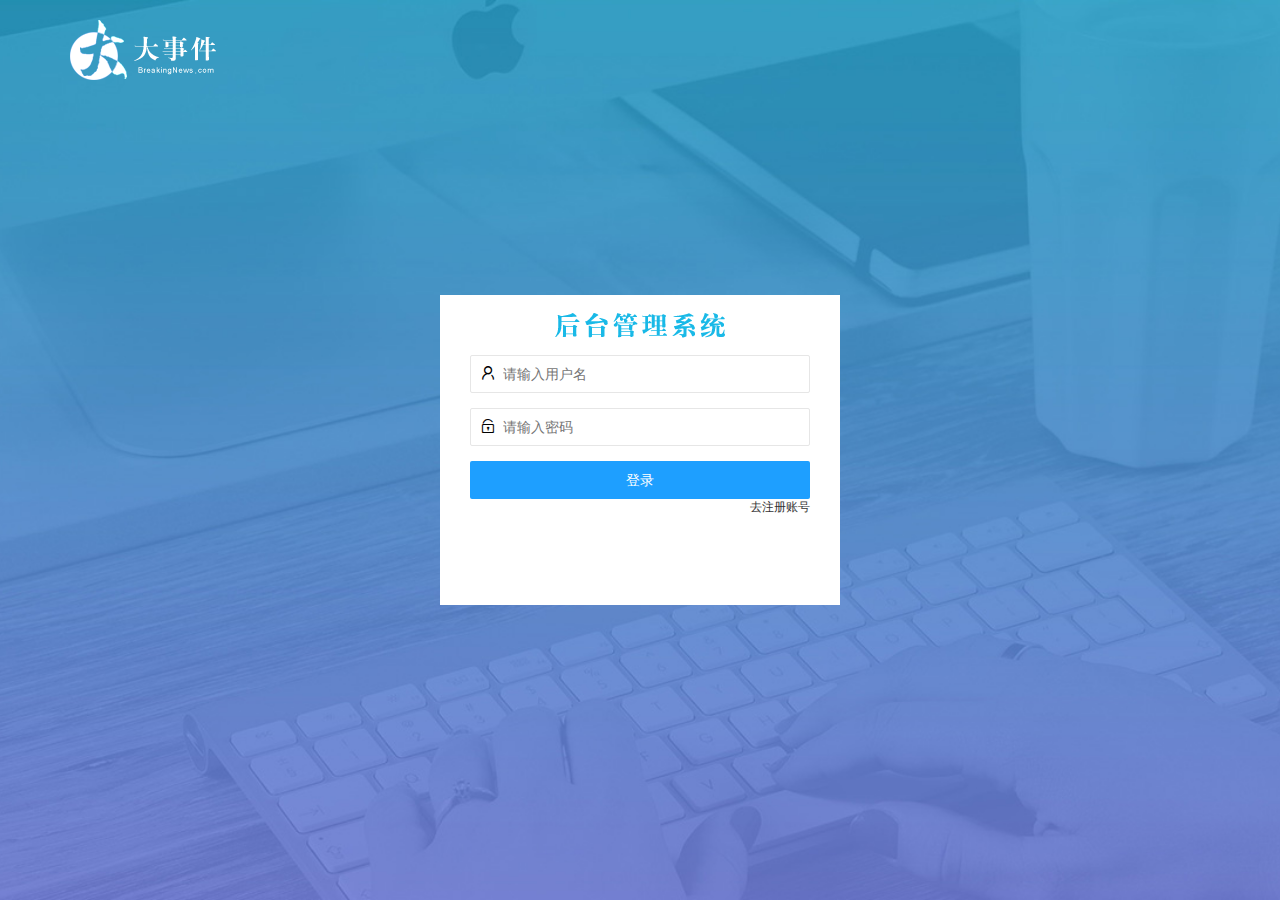
<file: login.html>
<!DOCTYPE html>
<html lang="en">

<head>
    <meta charset="UTF-8">
    <meta name="viewport" content="width=device-width, initial-scale=1.0">
    <title>Document</title>
    <!-- 引入layui样式 -->
    <link rel="stylesheet" href="/assets/lib/layui/css/layui.css" />
    <!-- 引入自己的css样式 -->
    <link rel="stylesheet" href="/assets/css/login.css" />
</head>

<body>
    <!-- 顶部logo -->
    <div class="layui-main header">
        <img src="/assets/images/logo.png" alt="">
    </div>
    <!-- 登录注册区 -->
    <div class="loginAndRegBox">
        <!-- title标题 -->
        <div class="titleBox"></div>
        <!-- 登录盒子 -->
        <div class="loginBox">
            <form class="layui-form" id="form_login">
                <!-- 用户名 -->
                <div class="layui-form-item">
                    <i class="layui-icon layui-icon-username"></i>
                    <input type="text" name="username" required lay-verify="required" placeholder="请输入用户名" autocomplete="off" class="layui-input">
                </div>
                <!-- 密码 -->
                <div class="layui-form-item">
                    <i class="layui-icon layui-icon-password"></i>
                    <input type="password" name="password" required lay-verify="required|pwd" placeholder="请输入密码" autocomplete="off" class="layui-input">
                </div>
                <!-- 按钮 -->
                <button type="submit" class="layui-btn layui-btn-normal layui-btn-fluid" lay-submit>登录</button>
                <div class="layui-form-item links">
                    <a href="javascript:;" id="link_reg">去注册账号</a>
                </div>
            </form>
        </div>
        <!-- 注册盒子 -->
        <div class="regBox" style="display: none;">
            <form class="layui-form" id="form_reg">
                <!-- 用户名 -->
                <div class="layui-form-item">
                    <i class="layui-icon layui-icon-username"></i>
                    <input type="text" name="username" required lay-verify="required" placeholder="请输入用户名" autocomplete="off" class="layui-input">
                </div>
                <!-- 密码 -->
                <div class="layui-form-item">
                    <i class="layui-icon layui-icon-password"></i>
                    <input type="text" name="password" required lay-verify="required|pwd" placeholder="请输入密码" autocomplete="off" class="layui-input">
                </div>
                <!-- 确认密码 -->
                <div class="layui-form-item">
                    <i class="layui-icon layui-icon-password"></i>
                    <input type="text" name="repassword" required lay-verify="required|pwd|repwd" placeholder="再次确认密码" autocomplete="off" class="layui-input">
                </div>
                <!-- 按钮 -->
                <button type="submit" class="layui-btn layui-btn-normal layui-btn-fluid" lay-submit>注册</button>
                <div class="layui-form-item links">
                    <a href="javascript:;" id="link_login">去登录</a>
                </div>
            </form>
        </div>
    </div>


    <!-- 引入layui的js文件 -->
    <script src="/assets/lib/layui/layui.all.js"></script>
    <!-- 引入jQuery -->
    <script src="/assets/lib/jquery.js"></script>
    <!-- 引入baseAPI.js -->
    <script src="/assets/js/baseAPI.js"></script>
    <!-- 引入自己的当前页面js脚本 -->
    <script src="/assets/js/login.js"></script>
</body>

</html>
</file>
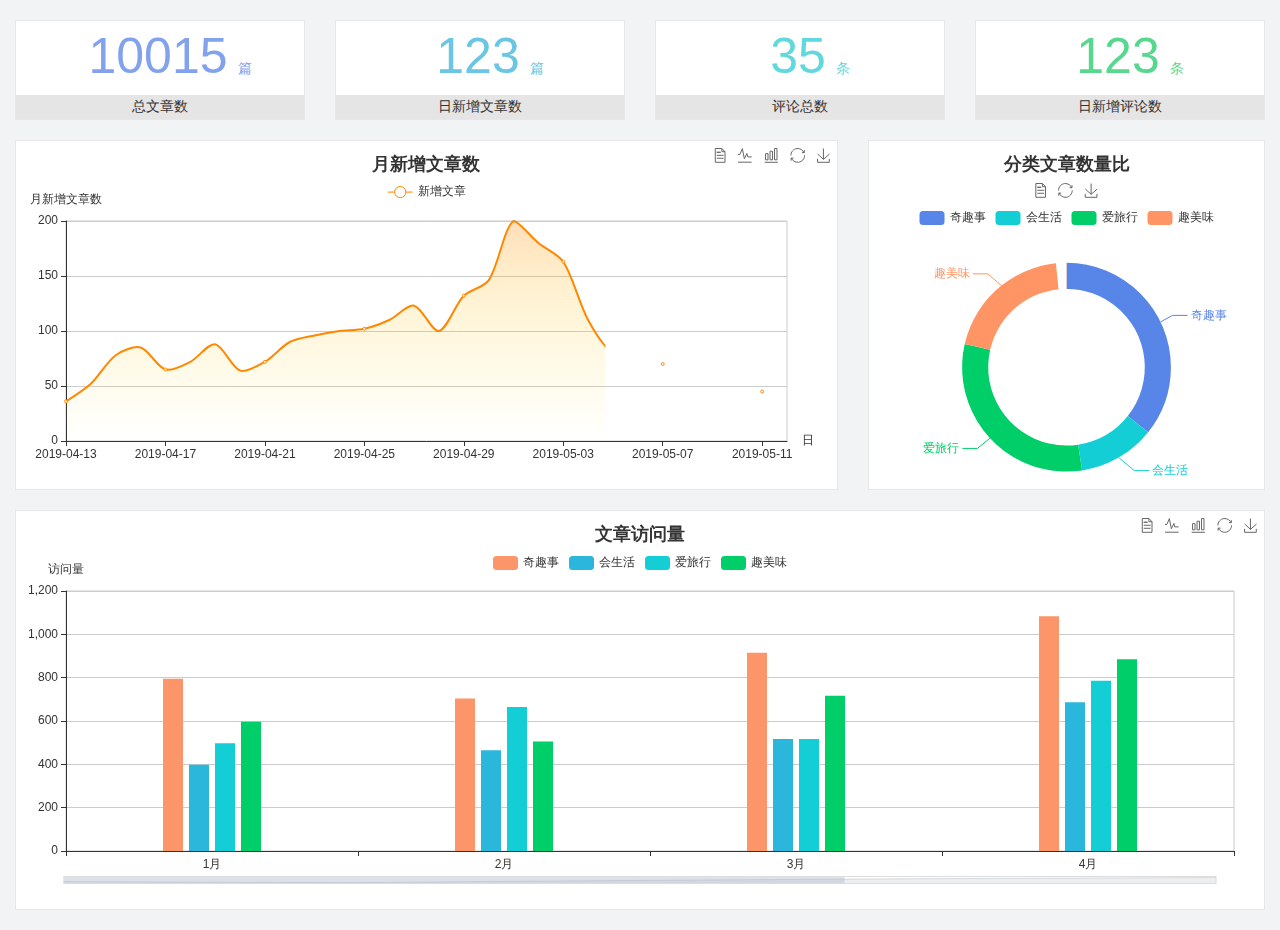
<file: home/dashboard.html>
<!DOCTYPE html>
<html lang="en">

<head>
  <meta charset="UTF-8">
  <meta name="viewport" content="width=device-width, initial-scale=1.0">
  <meta http-equiv="X-UA-Compatible" content="ie=edge">
  <title>图表统计</title>
  <link rel="stylesheet" href="../assets/lib/bootstrap.css" />
  <link rel="stylesheet" href="../assets/lib/main.css" />
  <script src="../assets/lib/jquery.js"></script>
  <script type="text/javascript" src="../assets/lib/echarts.min.js"></script>
</head>

<body>
  <div class="container-fluid">
    <div class="row spannel_list">
      <div class="col-sm-3 col-xs-6">
        <div class="spannel">
          <em>10015</em><span>篇</span>
          <b>总文章数</b>
        </div>
      </div>
      <div class="col-sm-3 col-xs-6">
        <div class="spannel scolor01">
          <em>123</em><span>篇</span>
          <b>日新增文章数</b>
        </div>
      </div>
      <div class="col-sm-3 col-xs-6">
        <div class="spannel scolor02">
          <em>35</em><span>条</span>
          <b>评论总数</b>
        </div>
      </div>
      <div class="col-sm-3 col-xs-6">
        <div class="spannel scolor03">
          <em>123</em><span>条</span>
          <b>日新增评论数</b>
        </div>
      </div>
    </div>
  </div>

  <div class="container-fluid">
    <div class="row curve-pie">
      <div class="col-lg-8 col-md-8">
        <div class="gragh_pannel" id="curve_show"></div>
      </div>
      <div class="col-lg-4 col-md-4">
        <div class="gragh_pannel" id="pie_show"></div>
      </div>
    </div>
  </div>

  <div class="container-fluid">
    <div class="column_pannel" id="column_show"></div>
  </div>

  <script>
    var oChart = echarts.init(document.getElementById('curve_show'));
    var aList_all = [
      { 'count': 36, 'date': '2019-04-13' },
      { 'count': 52, 'date': '2019-04-14' },
      { 'count': 78, 'date': '2019-04-15' },
      { 'count': 85, 'date': '2019-04-16' },
      { 'count': 65, 'date': '2019-04-17' },
      { 'count': 72, 'date': '2019-04-18' },
      { 'count': 88, 'date': '2019-04-19' },
      { 'count': 64, 'date': '2019-04-20' },
      { 'count': 72, 'date': '2019-04-21' },
      { 'count': 90, 'date': '2019-04-22' },
      { 'count': 96, 'date': '2019-04-23' },
      { 'count': 100, 'date': '2019-04-24' },
      { 'count': 102, 'date': '2019-04-25' },
      { 'count': 110, 'date': '2019-04-26' },
      { 'count': 123, 'date': '2019-04-27' },
      { 'count': 100, 'date': '2019-04-28' },
      { 'count': 132, 'date': '2019-04-29' },
      { 'count': 146, 'date': '2019-04-30' },
      { 'count': 200, 'date': '2019-05-01' },
      { 'count': 180, 'date': '2019-05-02' },
      { 'count': 163, 'date': '2019-05-03' },
      { 'count': 110, 'date': '2019-05-04' },
      { 'count': 80, 'date': '2019-05-05' },
      { 'count': 82, 'date': '2019-05-06' },
      { 'count': 70, 'date': '2019-05-07' },
      { 'count': 65, 'date': '2019-05-08' },
      { 'count': 54, 'date': '2019-05-09' },
      { 'count': 40, 'date': '2019-05-10' },
      { 'count': 45, 'date': '2019-05-11' },
      { 'count': 38, 'date': '2019-05-12' },
    ];

    let aCount = [];
    let aDate = [];

    for (var i = 0; i < aList_all.length; i++) {
      aCount.push(aList_all[i].count);
      aDate.push(aList_all[i].date);
    }

    var chartopt = {
      title: {
        text: '月新增文章数',
        left: 'center',
        top: '10'
      },
      tooltip: {
        trigger: 'axis'
      },
      legend: {
        data: ['新增文章'],
        top: '40'
      },
      toolbox: {
        show: true,
        feature: {
          mark: { show: true },
          dataView: { show: true, readOnly: false },
          magicType: { show: true, type: ['line', 'bar'] },
          restore: { show: true },
          saveAsImage: { show: true }
        }
      },
      calculable: true,
      xAxis: [
        {
          name: '日',
          type: 'category',
          boundaryGap: false,
          data: aDate
        }
      ],
      yAxis: [
        {
          name: '月新增文章数',
          type: 'value'
        }
      ],
      series: [
        {
          name: '新增文章',
          type: 'line',
          smooth: true,
          itemStyle: { normal: { areaStyle: { type: 'default' }, color: '#f80' }, lineStyle: { color: '#f80' } },
          data: aCount
        }],
      areaStyle: {
        normal: {
          color: new echarts.graphic.LinearGradient(0, 0, 0, 1, [{
            offset: 0,
            color: 'rgba(255,136,0,0.39)'
          }, {
            offset: .34,
            color: 'rgba(255,180,0,0.25)'
          }, {
            offset: 1,
            color: 'rgba(255,222,0,0.00)'
          }])

        }
      },
      grid: {
        show: true,
        x: 50,
        x2: 50,
        y: 80,
        height: 220
      }
    };

    oChart.setOption(chartopt);


    var oPie = echarts.init(document.getElementById('pie_show'));
    var oPieopt =
    {
      title: {
        top: 10,
        text: '分类文章数量比',
        x: 'center'
      },
      tooltip: {
        trigger: 'item',
        formatter: "{a} <br/>{b} : {c} ({d}%)"
      },
      color: ['#5885e8', '#13cfd5', '#00ce68', '#ff9565'],
      legend: {
        x: 'center',
        top: 65,
        data: ['奇趣事', '会生活', '爱旅行', '趣美味']
      },
      toolbox: {
        show: true,
        x: 'center',
        top: 35,
        feature: {
          mark: { show: true },
          dataView: { show: true, readOnly: false },
          magicType: {
            show: true,
            type: ['pie', 'funnel'],
            option: {
              funnel: {
                x: '25%',
                width: '50%',
                funnelAlign: 'left',
                max: 1548
              }
            }
          },
          restore: { show: true },
          saveAsImage: { show: true }
        }
      },
      calculable: true,
      series: [
        {
          name: '访问来源',
          type: 'pie',
          radius: ['45%', '60%'],
          center: ['50%', '65%'],
          data: [
            { value: 300, name: '奇趣事' },
            { value: 100, name: '会生活' },
            { value: 260, name: '爱旅行' },
            { value: 180, name: '趣美味' }
          ]
        }
      ]
    };
    oPie.setOption(oPieopt);



    var oColumn = this.echarts.init(document.getElementById('column_show'));
    var oColumnopt =
    {
      title: {
        text: '文章访问量',
        left: 'center',
        top: '10'
      },
      tooltip: {
        trigger: 'axis'
      },
      legend: {
        data: ['奇趣事', '会生活', '爱旅行', '趣美味'],
        top: '40'
      },
      toolbox: {
        show: true,
        feature: {
          mark: { show: true },
          dataView: { show: true, readOnly: false },
          magicType: { show: true, type: ['line', 'bar'] },
          restore: { show: true },
          saveAsImage: { show: true }
        }
      },
      calculable: true,
      xAxis: [
        {
          type: 'category',
          data: ['1月', '2月', '3月', '4月', '5月']
        }
      ],
      yAxis: [
        {
          name: '访问量',
          type: 'value'
        }
      ],
      series: [
        {
          name: '奇趣事',
          type: 'bar',
          barWidth: 20,
          itemStyle: {
            normal: { areaStyle: { type: 'default' }, color: '#fd956a' }
          },
          data: [800, 708, 920, 1090, 1200]
        },
        {
          name: '会生活',
          type: 'bar',
          barWidth: 20,
          itemStyle: {
            normal: { areaStyle: { type: 'default' }, color: '#2bb6db' }
          },
          data: [400, 468, 520, 690, 800]
        },
        {
          name: '爱旅行',
          type: 'bar',
          barWidth: 20,
          itemStyle: {
            normal: { areaStyle: { type: 'default' }, color: '#13cfd5' }
          },
          data: [500, 668, 520, 790, 900]
        },
        {
          name: '趣美味',
          type: 'bar',
          barWidth: 20,
          itemStyle: {
            normal: { areaStyle: { type: 'default' }, color: '#00ce68' }
          },
          data: [600, 508, 720, 890, 1000]
        }
      ],
      grid: {
        show: true,
        x: 50,
        x2: 30,
        y: 80,
        height: 260
      },
      dataZoom: [//给x轴设置滚动条
        {
          start: 0,//默认为0
          end: 100 - 1000 / 31,//默认为100
          type: 'slider',
          show: true,
          xAxisIndex: [0],
          handleSize: 0,//滑动条的 左右2个滑动条的大小
          height: 8,//组件高度
          left: 45, //左边的距离
          right: 50,//右边的距离
          bottom: 26,//右边的距离
          handleColor: '#ddd',//h滑动图标的颜色
          handleStyle: {
            borderColor: "#cacaca",
            borderWidth: "1",
            shadowBlur: 2,
            background: "#ddd",
            shadowColor: "#ddd",
          }
        }]
    };
    oColumn.setOption(oColumnopt);
  </script>
</body>

</html>
</file>
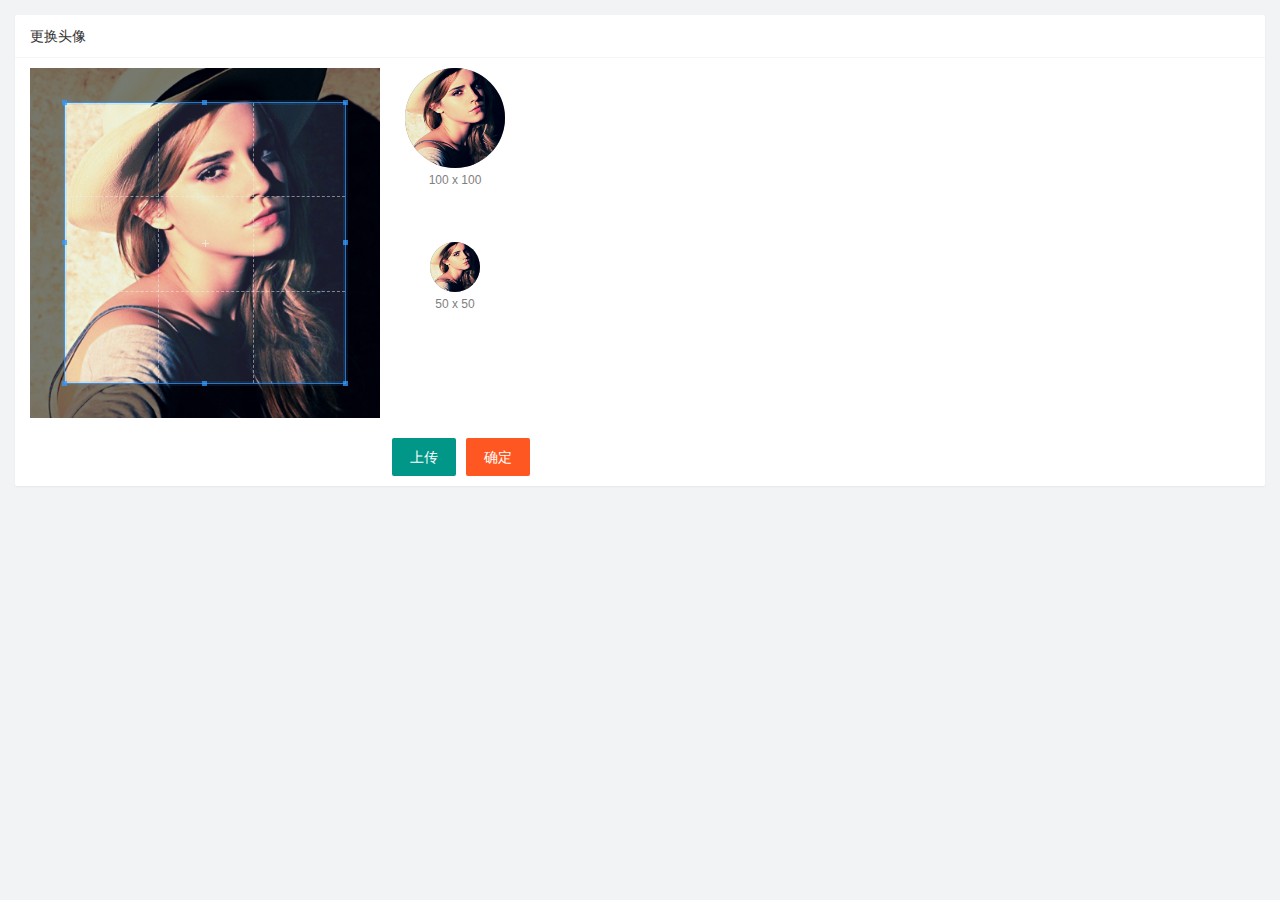
<file: user/user_avatar.html>
<!DOCTYPE html>
<html lang="en">

<head>
    <meta charset="UTF-8">
    <meta name="viewport" content="width=device-width, initial-scale=1.0">
    <title>Document</title>
    <link rel="stylesheet" href="/assets/lib/layui/css/layui.css">
    <link rel="stylesheet" href="/assets/lib/cropper/cropper.css" />
    <link rel="stylesheet" href="/assets/css/user/user_avatar.css">
</head>

<body>
    <div class="layui-card">
        <div class="layui-card-header">更换头像</div>
        <div class="layui-card-body">
            <!-- 第一行的图片裁剪和预览区域 -->
            <div class="row1">
                <!-- 图片裁剪区域 -->
                <div class="cropper-box">
                    <!-- 这个 img 标签很重要，将来会把它初始化为裁剪区域 -->
                    <img id="image" src="/assets/images/sample.jpg" />
                </div>
                <!-- 图片的预览区域 -->
                <div class="preview-box">
                    <div>
                        <!-- 宽高为 100px 的预览区域 -->
                        <div class="img-preview w100"></div>
                        <p class="size">100 x 100</p>
                    </div>
                    <div>
                        <!-- 宽高为 50px 的预览区域 -->
                        <div class="img-preview w50"></div>
                        <p class="size">50 x 50</p>
                    </div>
                </div>
            </div>

            <!-- 第二行的按钮区域 -->
            <div class="row2">
                <input type="file" name="" id="file" accept="image/png,image/jpeg">
                <button type="button" class="layui-btn" id="btnChooseImage">上传</button>
                <button type="button" class="layui-btn layui-btn-danger" id="btnUpload">确定</button>
            </div>
        </div>
    </div>
    <script src="/assets/lib/layui/layui.all.js"></script>
    <script src="/assets/lib/jquery.js"></script>
    <script src="/assets/lib/cropper/Cropper.js"></script>
    <script src="/assets/lib/cropper/jquery-cropper.js"></script>
    <script src="/assets/js/baseAPI.js"></script>
    <script src="/assets/js/user/user_avatar.js"></script>
</body>

</html>
</file>
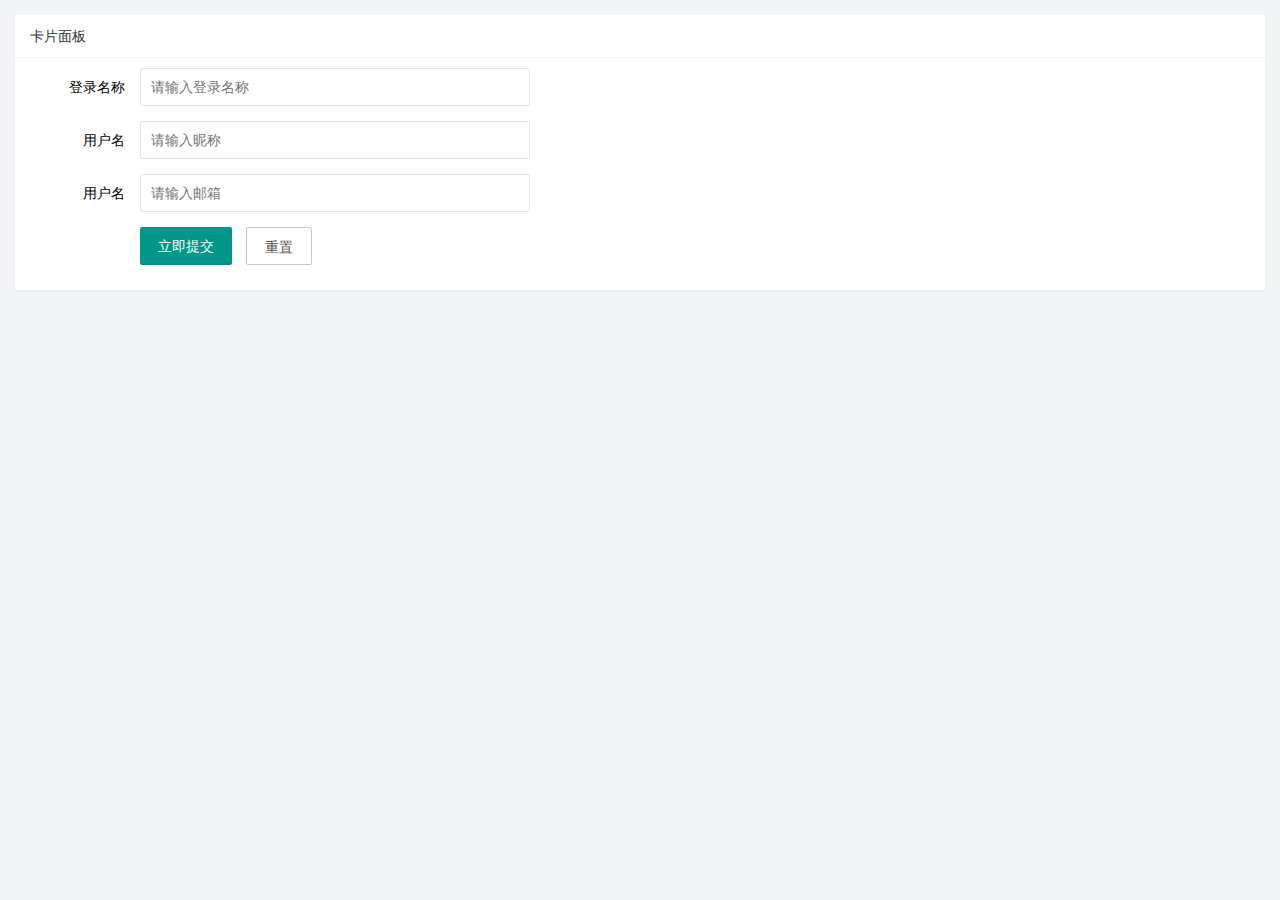
<file: user/user_info.html>
<!DOCTYPE html>
<html lang="en">

<head>
    <meta charset="UTF-8">
    <meta name="viewport" content="width=device-width, initial-scale=1.0">
    <title>Document</title>
    <link rel="stylesheet" href="/assets/lib/layui/css/layui.css">
    <link rel="stylesheet" href="/assets/css/user/user_info.css">
</head>

<body>
    <div class="layui-card">
        <div class="layui-card-header">卡片面板</div>
        <div class="layui-card-body">
            <!-- 表单 -->
            <form class="layui-form" lay-filter="formUserInfo">
                <!-- 隐藏域保存id -->
                <input type="hidden" name="id">
                <!-- 用户名 -->
                <div class="layui-form-item">
                    <label class="layui-form-label">登录名称</label>
                    <div class="layui-input-block">
                        <input readonly type="text" name="username" required lay-verify="required" placeholder="请输入登录名称" autocomplete="off" class="layui-input">
                    </div>
                </div>
                <!-- 昵称 -->
                <div class="layui-form-item">
                    <label class="layui-form-label">用户名</label>
                    <div class="layui-input-block">
                        <input type="text" name="nickname" required lay-verify="required|nickname" placeholder="请输入昵称" autocomplete="off" class="layui-input">
                    </div>
                </div>
                <!-- 邮箱 -->
                <div class="layui-form-item">
                    <label class="layui-form-label">用户名</label>
                    <div class="layui-input-block">
                        <input type="text" name="email" required lay-verify="required|email" placeholder="请输入邮箱" autocomplete="off" class="layui-input">
                    </div>
                </div>
                <!-- 按钮 -->
                <div class="layui-form-item">
                    <div class="layui-input-block">
                        <button class="layui-btn" lay-submit lay-filter="formDemo">立即提交</button>
                        <button type="reset" class="layui-btn layui-btn-primary" id="btnReset">重置</button>
                    </div>
                </div>
            </form>
        </div>
    </div>
    <script src="/assets/lib/layui/layui.all.js"></script>
    <script src="/assets/lib/jquery.js"></script>
    <script src="/assets/js/baseAPI.js"></script>
    <script src="/assets/js/user/user_info.js"></script>
</body>

</html>
</file>
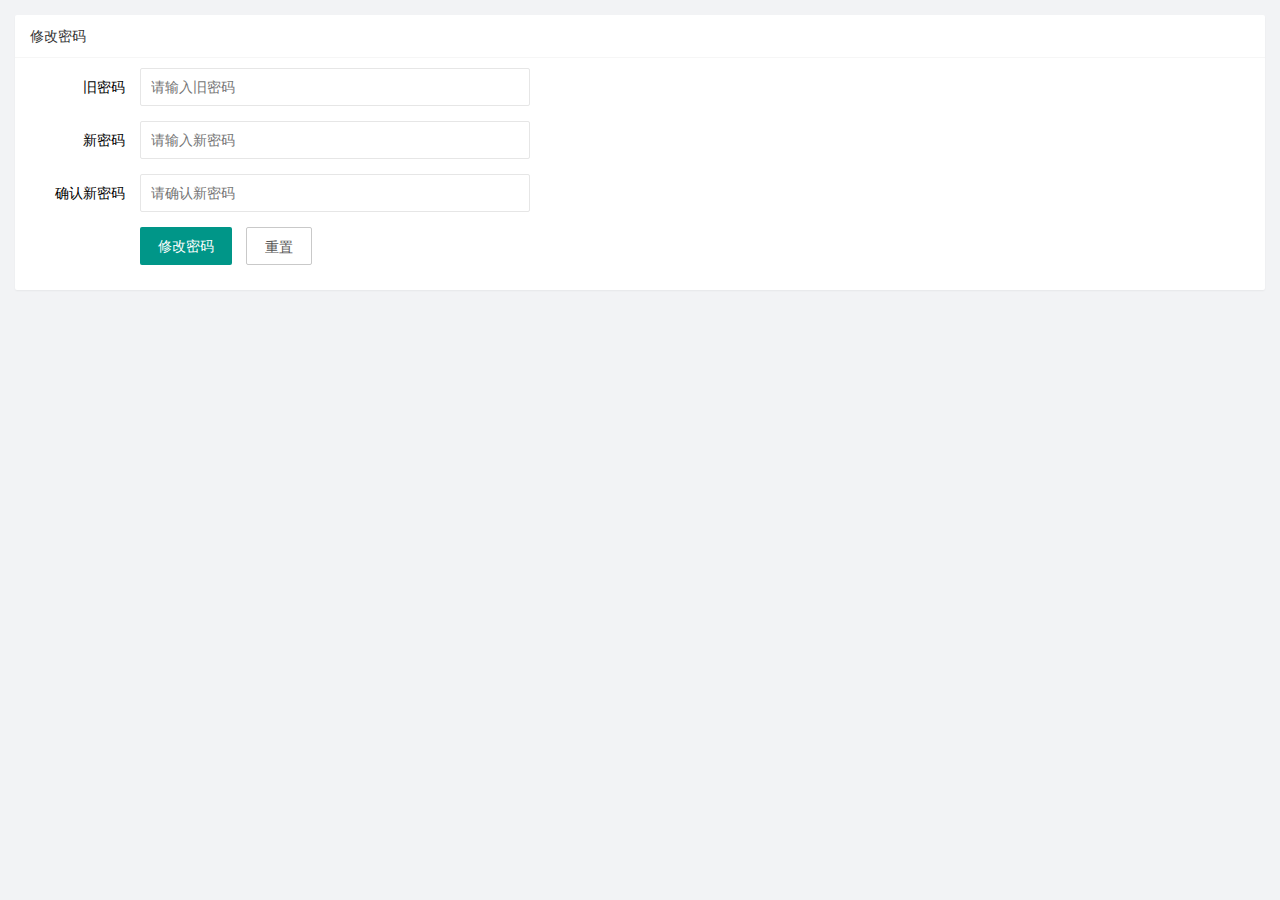
<file: user/user_pwd.html>
<!DOCTYPE html>
<html lang="en">

<head>
    <meta charset="UTF-8">
    <meta name="viewport" content="width=device-width, initial-scale=1.0">
    <title>Document</title>
    <link rel="stylesheet" href="/assets/lib/layui/css/layui.css">
    <link rel="stylesheet" href="/assets/css/user/user_pwd.css">
</head>

<body>
    <div class="layui-card">
        <div class="layui-card-header">修改密码</div>
        <div class="layui-card-body">
            <!-- 表单 -->
            <form class="layui-form" action="">
                <!-- 旧密码 -->
                <div class="layui-form-item">
                    <label class="layui-form-label">旧密码</label>
                    <div class="layui-input-block">
                        <input type="text" name="oldPwd" required lay-verify="required|pwd" placeholder="请输入旧密码" autocomplete="off" class="layui-input">
                    </div>
                </div>
                <!-- 新密码 -->
                <div class="layui-form-item">
                    <label class="layui-form-label">新密码</label>
                    <div class="layui-input-block">
                        <input type="text" name="newPwd" required lay-verify="required|pwd|samePwd" placeholder="请输入新密码" autocomplete="off" class="layui-input">
                    </div>
                </div>
                <!-- 确认新密码 -->
                <div class="layui-form-item">
                    <label class="layui-form-label">确认新密码</label>
                    <div class="layui-input-block">
                        <input type="text" name="rePwd" required lay-verify="required|pwd|rePwd" placeholder="请确认新密码" autocomplete="off" class="layui-input">
                    </div>
                </div>
                <!-- 按钮 -->
                <div class="layui-form-item">
                    <div class="layui-input-block">
                        <button class="layui-btn" lay-submit lay-filter="formDemo">修改密码</button>
                        <button type="reset" class="layui-btn layui-btn-primary">重置</button>
                    </div>
                </div>
            </form>
        </div>
    </div>
    <script src="/assets/lib/layui/layui.all.js"></script>
    <script src="/assets/lib/jquery.js"></script>
    <script src="/assets/js/baseAPI.js"></script>
    <script src="/assets/js/user/user_pwd.js"></script>
</body>

</html>
</file>
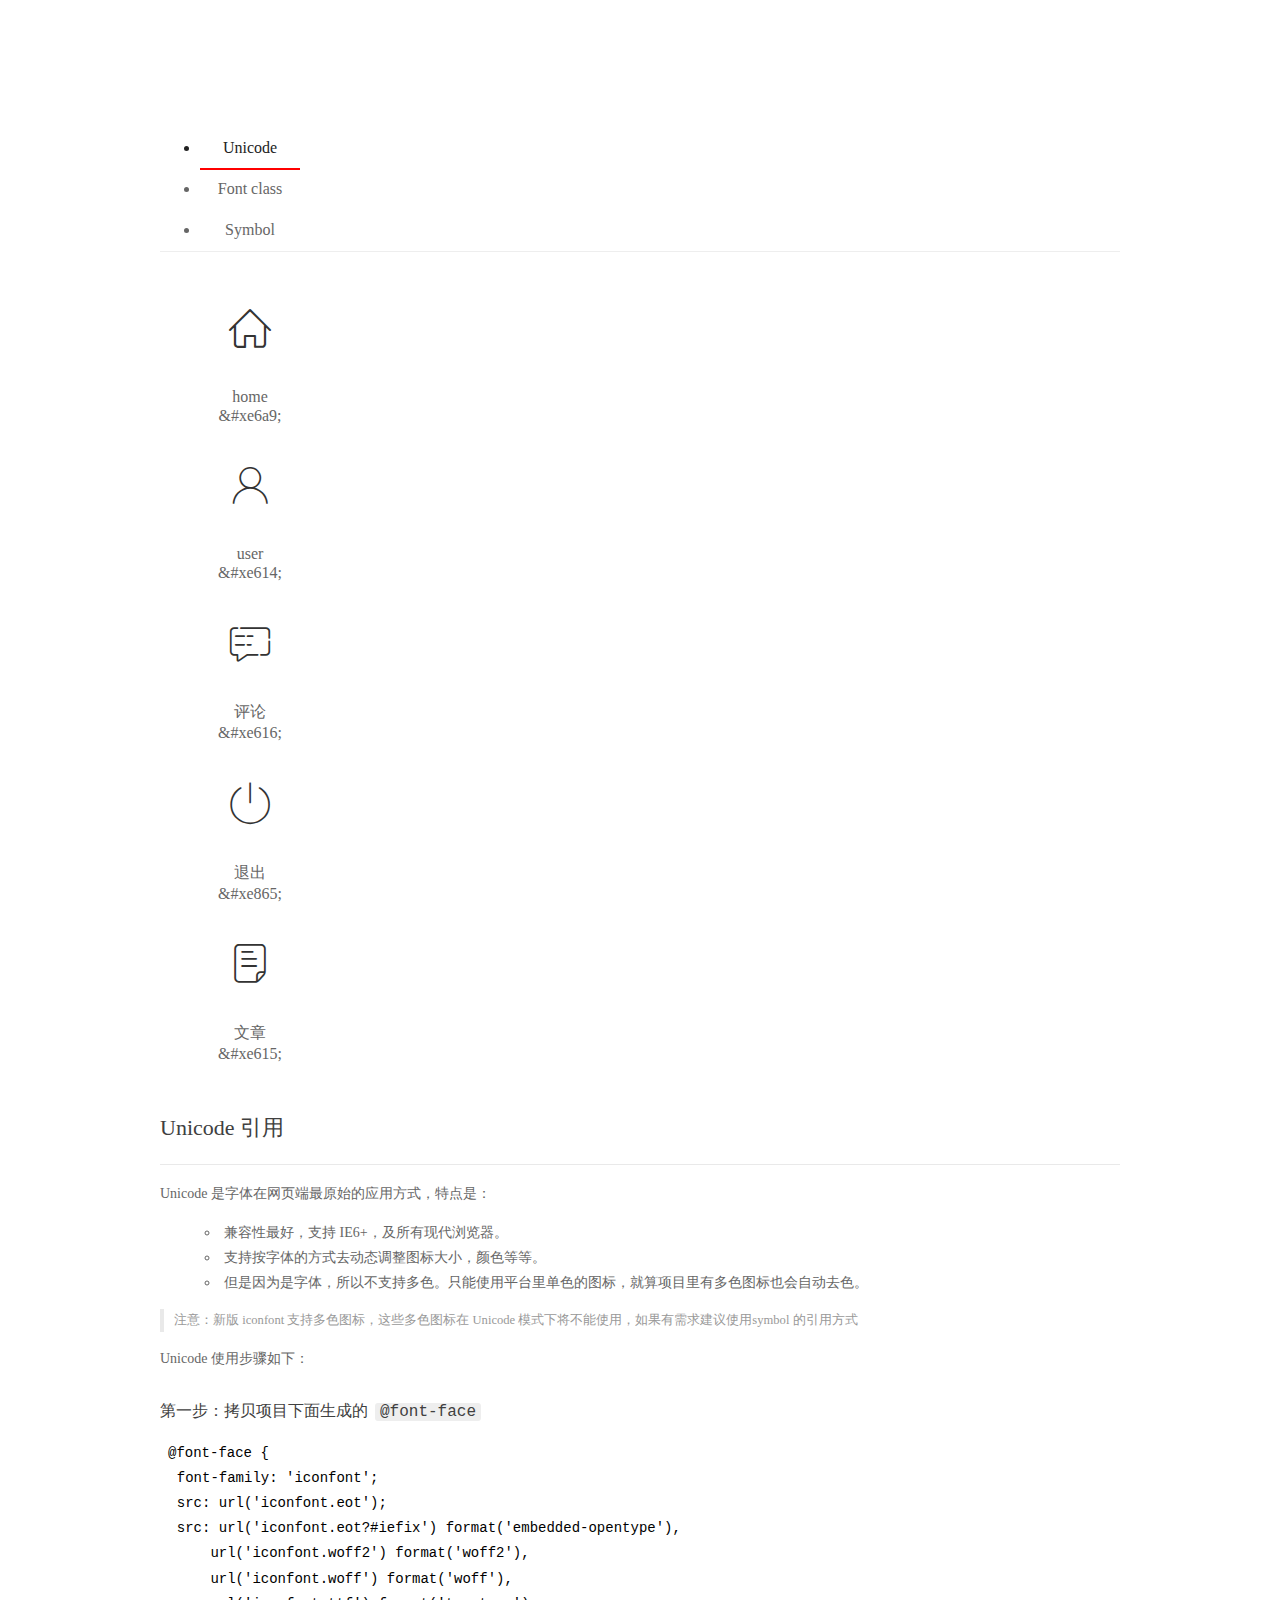
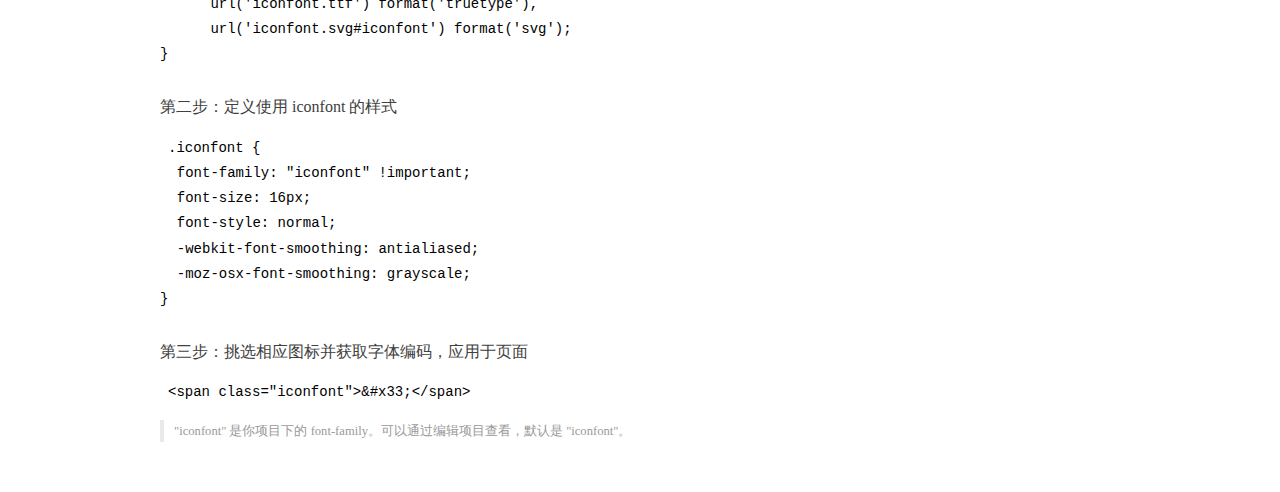
<file: assets/fonts/demo_index.html>
<!DOCTYPE html>
<html>
<head>
  <meta charset="utf-8"/>
  <title>IconFont Demo</title>
  <link rel="shortcut icon" href="https://gtms04.alicdn.com/tps/i4/TB1_oz6GVXXXXaFXpXXJDFnIXXX-64-64.ico" type="image/x-icon"/>
  <link rel="stylesheet" href="https://g.alicdn.com/thx/cube/1.3.2/cube.min.css">
  <link rel="stylesheet" href="demo.css">
  <link rel="stylesheet" href="iconfont.css">
  <script src="iconfont.js"></script>
  <!-- jQuery -->
  <script src="https://a1.alicdn.com/oss/uploads/2018/12/26/7bfddb60-08e8-11e9-9b04-53e73bb6408b.js"></script>
  <!-- 代码高亮 -->
  <script src="https://a1.alicdn.com/oss/uploads/2018/12/26/a3f714d0-08e6-11e9-8a15-ebf944d7534c.js"></script>
</head>
<body>
  <div class="main">
    <h1 class="logo"><a href="https://www.iconfont.cn/" title="iconfont 首页" target="_blank">&#xe86b;</a></h1>
    <div class="nav-tabs">
      <ul id="tabs" class="dib-box">
        <li class="dib active"><span>Unicode</span></li>
        <li class="dib"><span>Font class</span></li>
        <li class="dib"><span>Symbol</span></li>
      </ul>
      
    </div>
    <div class="tab-container">
      <div class="content unicode" style="display: block;">
          <ul class="icon_lists dib-box">
          
            <li class="dib">
              <span class="icon iconfont">&#xe6a9;</span>
                <div class="name">home</div>
                <div class="code-name">&amp;#xe6a9;</div>
              </li>
          
            <li class="dib">
              <span class="icon iconfont">&#xe614;</span>
                <div class="name">user</div>
                <div class="code-name">&amp;#xe614;</div>
              </li>
          
            <li class="dib">
              <span class="icon iconfont">&#xe616;</span>
                <div class="name">评论</div>
                <div class="code-name">&amp;#xe616;</div>
              </li>
          
            <li class="dib">
              <span class="icon iconfont">&#xe865;</span>
                <div class="name">退出</div>
                <div class="code-name">&amp;#xe865;</div>
              </li>
          
            <li class="dib">
              <span class="icon iconfont">&#xe615;</span>
                <div class="name">文章</div>
                <div class="code-name">&amp;#xe615;</div>
              </li>
          
          </ul>
          <div class="article markdown">
          <h2 id="unicode-">Unicode 引用</h2>
          <hr>

          <p>Unicode 是字体在网页端最原始的应用方式，特点是：</p>
          <ul>
            <li>兼容性最好，支持 IE6+，及所有现代浏览器。</li>
            <li>支持按字体的方式去动态调整图标大小，颜色等等。</li>
            <li>但是因为是字体，所以不支持多色。只能使用平台里单色的图标，就算项目里有多色图标也会自动去色。</li>
          </ul>
          <blockquote>
            <p>注意：新版 iconfont 支持多色图标，这些多色图标在 Unicode 模式下将不能使用，如果有需求建议使用symbol 的引用方式</p>
          </blockquote>
          <p>Unicode 使用步骤如下：</p>
          <h3 id="-font-face">第一步：拷贝项目下面生成的 <code>@font-face</code></h3>
<pre><code class="language-css"
>@font-face {
  font-family: 'iconfont';
  src: url('iconfont.eot');
  src: url('iconfont.eot?#iefix') format('embedded-opentype'),
      url('iconfont.woff2') format('woff2'),
      url('iconfont.woff') format('woff'),
      url('iconfont.ttf') format('truetype'),
      url('iconfont.svg#iconfont') format('svg');
}
</code></pre>
          <h3 id="-iconfont-">第二步：定义使用 iconfont 的样式</h3>
<pre><code class="language-css"
>.iconfont {
  font-family: "iconfont" !important;
  font-size: 16px;
  font-style: normal;
  -webkit-font-smoothing: antialiased;
  -moz-osx-font-smoothing: grayscale;
}
</code></pre>
          <h3 id="-">第三步：挑选相应图标并获取字体编码，应用于页面</h3>
<pre>
<code class="language-html"
>&lt;span class="iconfont"&gt;&amp;#x33;&lt;/span&gt;
</code></pre>
          <blockquote>
            <p>"iconfont" 是你项目下的 font-family。可以通过编辑项目查看，默认是 "iconfont"。</p>
          </blockquote>
          </div>
      </div>
      <div class="content font-class">
        <ul class="icon_lists dib-box">
          
          <li class="dib">
            <span class="icon iconfont icon-home"></span>
            <div class="name">
              home
            </div>
            <div class="code-name">.icon-home
            </div>
          </li>
          
          <li class="dib">
            <span class="icon iconfont icon-user"></span>
            <div class="name">
              user
            </div>
            <div class="code-name">.icon-user
            </div>
          </li>
          
          <li class="dib">
            <span class="icon iconfont icon-pinglun"></span>
            <div class="name">
              评论
            </div>
            <div class="code-name">.icon-pinglun
            </div>
          </li>
          
          <li class="dib">
            <span class="icon iconfont icon-tuichu"></span>
            <div class="name">
              退出
            </div>
            <div class="code-name">.icon-tuichu
            </div>
          </li>
          
          <li class="dib">
            <span class="icon iconfont icon-16"></span>
            <div class="name">
              文章
            </div>
            <div class="code-name">.icon-16
            </div>
          </li>
          
        </ul>
        <div class="article markdown">
        <h2 id="font-class-">font-class 引用</h2>
        <hr>

        <p>font-class 是 Unicode 使用方式的一种变种，主要是解决 Unicode 书写不直观，语意不明确的问题。</p>
        <p>与 Unicode 使用方式相比，具有如下特点：</p>
        <ul>
          <li>兼容性良好，支持 IE8+，及所有现代浏览器。</li>
          <li>相比于 Unicode 语意明确，书写更直观。可以很容易分辨这个 icon 是什么。</li>
          <li>因为使用 class 来定义图标，所以当要替换图标时，只需要修改 class 里面的 Unicode 引用。</li>
          <li>不过因为本质上还是使用的字体，所以多色图标还是不支持的。</li>
        </ul>
        <p>使用步骤如下：</p>
        <h3 id="-fontclass-">第一步：引入项目下面生成的 fontclass 代码：</h3>
<pre><code class="language-html">&lt;link rel="stylesheet" href="./iconfont.css"&gt;
</code></pre>
        <h3 id="-">第二步：挑选相应图标并获取类名，应用于页面：</h3>
<pre><code class="language-html">&lt;span class="iconfont icon-xxx"&gt;&lt;/span&gt;
</code></pre>
        <blockquote>
          <p>"
            iconfont" 是你项目下的 font-family。可以通过编辑项目查看，默认是 "iconfont"。</p>
        </blockquote>
      </div>
      </div>
      <div class="content symbol">
          <ul class="icon_lists dib-box">
          
            <li class="dib">
                <svg class="icon svg-icon" aria-hidden="true">
                  <use xlink:href="#icon-home"></use>
                </svg>
                <div class="name">home</div>
                <div class="code-name">#icon-home</div>
            </li>
          
            <li class="dib">
                <svg class="icon svg-icon" aria-hidden="true">
                  <use xlink:href="#icon-user"></use>
                </svg>
                <div class="name">user</div>
                <div class="code-name">#icon-user</div>
            </li>
          
            <li class="dib">
                <svg class="icon svg-icon" aria-hidden="true">
                  <use xlink:href="#icon-pinglun"></use>
                </svg>
                <div class="name">评论</div>
                <div class="code-name">#icon-pinglun</div>
            </li>
          
            <li class="dib">
                <svg class="icon svg-icon" aria-hidden="true">
                  <use xlink:href="#icon-tuichu"></use>
                </svg>
                <div class="name">退出</div>
                <div class="code-name">#icon-tuichu</div>
            </li>
          
            <li class="dib">
                <svg class="icon svg-icon" aria-hidden="true">
                  <use xlink:href="#icon-16"></use>
                </svg>
                <div class="name">文章</div>
                <div class="code-name">#icon-16</div>
            </li>
          
          </ul>
          <div class="article markdown">
          <h2 id="symbol-">Symbol 引用</h2>
          <hr>

          <p>这是一种全新的使用方式，应该说这才是未来的主流，也是平台目前推荐的用法。相关介绍可以参考这篇<a href="">文章</a>
            这种用法其实是做了一个 SVG 的集合，与另外两种相比具有如下特点：</p>
          <ul>
            <li>支持多色图标了，不再受单色限制。</li>
            <li>通过一些技巧，支持像字体那样，通过 <code>font-size</code>, <code>color</code> 来调整样式。</li>
            <li>兼容性较差，支持 IE9+，及现代浏览器。</li>
            <li>浏览器渲染 SVG 的性能一般，还不如 png。</li>
          </ul>
          <p>使用步骤如下：</p>
          <h3 id="-symbol-">第一步：引入项目下面生成的 symbol 代码：</h3>
<pre><code class="language-html">&lt;script src="./iconfont.js"&gt;&lt;/script&gt;
</code></pre>
          <h3 id="-css-">第二步：加入通用 CSS 代码（引入一次就行）：</h3>
<pre><code class="language-html">&lt;style&gt;
.icon {
  width: 1em;
  height: 1em;
  vertical-align: -0.15em;
  fill: currentColor;
  overflow: hidden;
}
&lt;/style&gt;
</code></pre>
          <h3 id="-">第三步：挑选相应图标并获取类名，应用于页面：</h3>
<pre><code class="language-html">&lt;svg class="icon" aria-hidden="true"&gt;
  &lt;use xlink:href="#icon-xxx"&gt;&lt;/use&gt;
&lt;/svg&gt;
</code></pre>
          </div>
      </div>

    </div>
  </div>
  <script>
  $(document).ready(function () {
      $('.tab-container .content:first').show()

      $('#tabs li').click(function (e) {
        var tabContent = $('.tab-container .content')
        var index = $(this).index()

        if ($(this).hasClass('active')) {
          return
        } else {
          $('#tabs li').removeClass('active')
          $(this).addClass('active')

          tabContent.hide().eq(index).fadeIn()
        }
      })
    })
  </script>
</body>
</html>
</file>
<file: assets/lib/layui/css/layui.css>
/** layui-v2.5.5 MIT License By https://www.layui.com */
 .layui-inline,img{display:inline-block;vertical-align:middle}h1,h2,h3,h4,h5,h6{font-weight:400}.layui-edge,.layui-header,.layui-inline,.layui-main{position:relative}.layui-body,.layui-edge,.layui-elip{overflow:hidden}.layui-btn,.layui-edge,.layui-inline,img{vertical-align:middle}.layui-btn,.layui-disabled,.layui-icon,.layui-unselect{-moz-user-select:none;-webkit-user-select:none;-ms-user-select:none}.layui-elip,.layui-form-checkbox span,.layui-form-pane .layui-form-label{text-overflow:ellipsis;white-space:nowrap}.layui-breadcrumb,.layui-tree-btnGroup{visibility:hidden}blockquote,body,button,dd,div,dl,dt,form,h1,h2,h3,h4,h5,h6,input,li,ol,p,pre,td,textarea,th,ul{margin:0;padding:0;-webkit-tap-highlight-color:rgba(0,0,0,0)}a:active,a:hover{outline:0}img{border:none}li{list-style:none}table{border-collapse:collapse;border-spacing:0}h4,h5,h6{font-size:100%}button,input,optgroup,option,select,textarea{font-family:inherit;font-size:inherit;font-style:inherit;font-weight:inherit;outline:0}pre{white-space:pre-wrap;white-space:-moz-pre-wrap;white-space:-pre-wrap;white-space:-o-pre-wrap;word-wrap:break-word}body{line-height:24px;font:14px Helvetica Neue,Helvetica,PingFang SC,Tahoma,Arial,sans-serif}hr{height:1px;margin:10px 0;border:0;clear:both}a{color:#333;text-decoration:none}a:hover{color:#777}a cite{font-style:normal;*cursor:pointer}.layui-border-box,.layui-border-box *{box-sizing:border-box}.layui-box,.layui-box *{box-sizing:content-box}.layui-clear{clear:both;*zoom:1}.layui-clear:after{content:'\20';clear:both;*zoom:1;display:block;height:0}.layui-inline{*display:inline;*zoom:1}.layui-edge{display:inline-block;width:0;height:0;border-width:6px;border-style:dashed;border-color:transparent}.layui-edge-top{top:-4px;border-bottom-color:#999;border-bottom-style:solid}.layui-edge-right{border-left-color:#999;border-left-style:solid}.layui-edge-bottom{top:2px;border-top-color:#999;border-top-style:solid}.layui-edge-left{border-right-color:#999;border-right-style:solid}.layui-disabled,.layui-disabled:hover{color:#d2d2d2!important;cursor:not-allowed!important}.layui-circle{border-radius:100%}.layui-show{display:block!important}.layui-hide{display:none!important}@font-face{font-family:layui-icon;src:url(../font/iconfont.eot?v=250);src:url(../font/iconfont.eot?v=250#iefix) format('embedded-opentype'),url(../font/iconfont.woff2?v=250) format('woff2'),url(../font/iconfont.woff?v=250) format('woff'),url(../font/iconfont.ttf?v=250) format('truetype'),url(../font/iconfont.svg?v=250#layui-icon) format('svg')}.layui-icon{font-family:layui-icon!important;font-size:16px;font-style:normal;-webkit-font-smoothing:antialiased;-moz-osx-font-smoothing:grayscale}.layui-icon-reply-fill:before{content:"\e611"}.layui-icon-set-fill:before{content:"\e614"}.layui-icon-menu-fill:before{content:"\e60f"}.layui-icon-search:before{content:"\e615"}.layui-icon-share:before{content:"\e641"}.layui-icon-set-sm:before{content:"\e620"}.layui-icon-engine:before{content:"\e628"}.layui-icon-close:before{content:"\1006"}.layui-icon-close-fill:before{content:"\1007"}.layui-icon-chart-screen:before{content:"\e629"}.layui-icon-star:before{content:"\e600"}.layui-icon-circle-dot:before{content:"\e617"}.layui-icon-chat:before{content:"\e606"}.layui-icon-release:before{content:"\e609"}.layui-icon-list:before{content:"\e60a"}.layui-icon-chart:before{content:"\e62c"}.layui-icon-ok-circle:before{content:"\1005"}.layui-icon-layim-theme:before{content:"\e61b"}.layui-icon-table:before{content:"\e62d"}.layui-icon-right:before{content:"\e602"}.layui-icon-left:before{content:"\e603"}.layui-icon-cart-simple:before{content:"\e698"}.layui-icon-face-cry:before{content:"\e69c"}.layui-icon-face-smile:before{content:"\e6af"}.layui-icon-survey:before{content:"\e6b2"}.layui-icon-tree:before{content:"\e62e"}.layui-icon-upload-circle:before{content:"\e62f"}.layui-icon-add-circle:before{content:"\e61f"}.layui-icon-download-circle:before{content:"\e601"}.layui-icon-templeate-1:before{content:"\e630"}.layui-icon-util:before{content:"\e631"}.layui-icon-face-surprised:before{content:"\e664"}.layui-icon-edit:before{content:"\e642"}.layui-icon-speaker:before{content:"\e645"}.layui-icon-down:before{content:"\e61a"}.layui-icon-file:before{content:"\e621"}.layui-icon-layouts:before{content:"\e632"}.layui-icon-rate-half:before{content:"\e6c9"}.layui-icon-add-circle-fine:before{content:"\e608"}.layui-icon-prev-circle:before{content:"\e633"}.layui-icon-read:before{content:"\e705"}.layui-icon-404:before{content:"\e61c"}.layui-icon-carousel:before{content:"\e634"}.layui-icon-help:before{content:"\e607"}.layui-icon-code-circle:before{content:"\e635"}.layui-icon-water:before{content:"\e636"}.layui-icon-username:before{content:"\e66f"}.layui-icon-find-fill:before{content:"\e670"}.layui-icon-about:before{content:"\e60b"}.layui-icon-location:before{content:"\e715"}.layui-icon-up:before{content:"\e619"}.layui-icon-pause:before{content:"\e651"}.layui-icon-date:before{content:"\e637"}.layui-icon-layim-uploadfile:before{content:"\e61d"}.layui-icon-delete:before{content:"\e640"}.layui-icon-play:before{content:"\e652"}.layui-icon-top:before{content:"\e604"}.layui-icon-friends:before{content:"\e612"}.layui-icon-refresh-3:before{content:"\e9aa"}.layui-icon-ok:before{content:"\e605"}.layui-icon-layer:before{content:"\e638"}.layui-icon-face-smile-fine:before{content:"\e60c"}.layui-icon-dollar:before{content:"\e659"}.layui-icon-group:before{content:"\e613"}.layui-icon-layim-download:before{content:"\e61e"}.layui-icon-picture-fine:before{content:"\e60d"}.layui-icon-link:before{content:"\e64c"}.layui-icon-diamond:before{content:"\e735"}.layui-icon-log:before{content:"\e60e"}.layui-icon-rate-solid:before{content:"\e67a"}.layui-icon-fonts-del:before{content:"\e64f"}.layui-icon-unlink:before{content:"\e64d"}.layui-icon-fonts-clear:before{content:"\e639"}.layui-icon-triangle-r:before{content:"\e623"}.layui-icon-circle:before{content:"\e63f"}.layui-icon-radio:before{content:"\e643"}.layui-icon-align-center:before{content:"\e647"}.layui-icon-align-right:before{content:"\e648"}.layui-icon-align-left:before{content:"\e649"}.layui-icon-loading-1:before{content:"\e63e"}.layui-icon-return:before{content:"\e65c"}.layui-icon-fonts-strong:before{content:"\e62b"}.layui-icon-upload:before{content:"\e67c"}.layui-icon-dialogue:before{content:"\e63a"}.layui-icon-video:before{content:"\e6ed"}.layui-icon-headset:before{content:"\e6fc"}.layui-icon-cellphone-fine:before{content:"\e63b"}.layui-icon-add-1:before{content:"\e654"}.layui-icon-face-smile-b:before{content:"\e650"}.layui-icon-fonts-html:before{content:"\e64b"}.layui-icon-form:before{content:"\e63c"}.layui-icon-cart:before{content:"\e657"}.layui-icon-camera-fill:before{content:"\e65d"}.layui-icon-tabs:before{content:"\e62a"}.layui-icon-fonts-code:before{content:"\e64e"}.layui-icon-fire:before{content:"\e756"}.layui-icon-set:before{content:"\e716"}.layui-icon-fonts-u:before{content:"\e646"}.layui-icon-triangle-d:before{content:"\e625"}.layui-icon-tips:before{content:"\e702"}.layui-icon-picture:before{content:"\e64a"}.layui-icon-more-vertical:before{content:"\e671"}.layui-icon-flag:before{content:"\e66c"}.layui-icon-loading:before{content:"\e63d"}.layui-icon-fonts-i:before{content:"\e644"}.layui-icon-refresh-1:before{content:"\e666"}.layui-icon-rmb:before{content:"\e65e"}.layui-icon-home:before{content:"\e68e"}.layui-icon-user:before{content:"\e770"}.layui-icon-notice:before{content:"\e667"}.layui-icon-login-weibo:before{content:"\e675"}.layui-icon-voice:before{content:"\e688"}.layui-icon-upload-drag:before{content:"\e681"}.layui-icon-login-qq:before{content:"\e676"}.layui-icon-snowflake:before{content:"\e6b1"}.layui-icon-file-b:before{content:"\e655"}.layui-icon-template:before{content:"\e663"}.layui-icon-auz:before{content:"\e672"}.layui-icon-console:before{content:"\e665"}.layui-icon-app:before{content:"\e653"}.layui-icon-prev:before{content:"\e65a"}.layui-icon-website:before{content:"\e7ae"}.layui-icon-next:before{content:"\e65b"}.layui-icon-component:before{content:"\e857"}.layui-icon-more:before{content:"\e65f"}.layui-icon-login-wechat:before{content:"\e677"}.layui-icon-shrink-right:before{content:"\e668"}.layui-icon-spread-left:before{content:"\e66b"}.layui-icon-camera:before{content:"\e660"}.layui-icon-note:before{content:"\e66e"}.layui-icon-refresh:before{content:"\e669"}.layui-icon-female:before{content:"\e661"}.layui-icon-male:before{content:"\e662"}.layui-icon-password:before{content:"\e673"}.layui-icon-senior:before{content:"\e674"}.layui-icon-theme:before{content:"\e66a"}.layui-icon-tread:before{content:"\e6c5"}.layui-icon-praise:before{content:"\e6c6"}.layui-icon-star-fill:before{content:"\e658"}.layui-icon-rate:before{content:"\e67b"}.layui-icon-template-1:before{content:"\e656"}.layui-icon-vercode:before{content:"\e679"}.layui-icon-cellphone:before{content:"\e678"}.layui-icon-screen-full:before{content:"\e622"}.layui-icon-screen-restore:before{content:"\e758"}.layui-icon-cols:before{content:"\e610"}.layui-icon-export:before{content:"\e67d"}.layui-icon-print:before{content:"\e66d"}.layui-icon-slider:before{content:"\e714"}.layui-icon-addition:before{content:"\e624"}.layui-icon-subtraction:before{content:"\e67e"}.layui-icon-service:before{content:"\e626"}.layui-icon-transfer:before{content:"\e691"}.layui-main{width:1140px;margin:0 auto}.layui-header{z-index:1000;height:60px}.layui-header a:hover{transition:all .5s;-webkit-transition:all .5s}.layui-side{position:fixed;left:0;top:0;bottom:0;z-index:999;width:200px;overflow-x:hidden}.layui-side-scroll{position:relative;width:220px;height:100%;overflow-x:hidden}.layui-body{position:absolute;left:200px;right:0;top:0;bottom:0;z-index:998;width:auto;overflow-y:auto;box-sizing:border-box}.layui-layout-body{overflow:hidden}.layui-layout-admin .layui-header{background-color:#23262E}.layui-layout-admin .layui-side{top:60px;width:200px;overflow-x:hidden}.layui-layout-admin .layui-body{position:fixed;top:60px;bottom:44px}.layui-layout-admin .layui-main{width:auto;margin:0 15px}.layui-layout-admin .layui-footer{position:fixed;left:200px;right:0;bottom:0;height:44px;line-height:44px;padding:0 15px;background-color:#eee}.layui-layout-admin .layui-logo{position:absolute;left:0;top:0;width:200px;height:100%;line-height:60px;text-align:center;color:#009688;font-size:16px}.layui-layout-admin .layui-header .layui-nav{background:0 0}.layui-layout-left{position:absolute!important;left:200px;top:0}.layui-layout-right{position:absolute!important;right:0;top:0}.layui-container{position:relative;margin:0 auto;padding:0 15px;box-sizing:border-box}.layui-fluid{position:relative;margin:0 auto;padding:0 15px}.layui-row:after,.layui-row:before{content:'';display:block;clear:both}.layui-col-lg1,.layui-col-lg10,.layui-col-lg11,.layui-col-lg12,.layui-col-lg2,.layui-col-lg3,.layui-col-lg4,.layui-col-lg5,.layui-col-lg6,.layui-col-lg7,.layui-col-lg8,.layui-col-lg9,.layui-col-md1,.layui-col-md10,.layui-col-md11,.layui-col-md12,.layui-col-md2,.layui-col-md3,.layui-col-md4,.layui-col-md5,.layui-col-md6,.layui-col-md7,.layui-col-md8,.layui-col-md9,.layui-col-sm1,.layui-col-sm10,.layui-col-sm11,.layui-col-sm12,.layui-col-sm2,.layui-col-sm3,.layui-col-sm4,.layui-col-sm5,.layui-col-sm6,.layui-col-sm7,.layui-col-sm8,.layui-col-sm9,.layui-col-xs1,.layui-col-xs10,.layui-col-xs11,.layui-col-xs12,.layui-col-xs2,.layui-col-xs3,.layui-col-xs4,.layui-col-xs5,.layui-col-xs6,.layui-col-xs7,.layui-col-xs8,.layui-col-xs9{position:relative;display:block;box-sizing:border-box}.layui-col-xs1,.layui-col-xs10,.layui-col-xs11,.layui-col-xs12,.layui-col-xs2,.layui-col-xs3,.layui-col-xs4,.layui-col-xs5,.layui-col-xs6,.layui-col-xs7,.layui-col-xs8,.layui-col-xs9{float:left}.layui-col-xs1{width:8.33333333%}.layui-col-xs2{width:16.66666667%}.layui-col-xs3{width:25%}.layui-col-xs4{width:33.33333333%}.layui-col-xs5{width:41.66666667%}.layui-col-xs6{width:50%}.layui-col-xs7{width:58.33333333%}.layui-col-xs8{width:66.66666667%}.layui-col-xs9{width:75%}.layui-col-xs10{width:83.33333333%}.layui-col-xs11{width:91.66666667%}.layui-col-xs12{width:100%}.layui-col-xs-offset1{margin-left:8.33333333%}.layui-col-xs-offset2{margin-left:16.66666667%}.layui-col-xs-offset3{margin-left:25%}.layui-col-xs-offset4{margin-left:33.33333333%}.layui-col-xs-offset5{margin-left:41.66666667%}.layui-col-xs-offset6{margin-left:50%}.layui-col-xs-offset7{margin-left:58.33333333%}.layui-col-xs-offset8{margin-left:66.66666667%}.layui-col-xs-offset9{margin-left:75%}.layui-col-xs-offset10{margin-left:83.33333333%}.layui-col-xs-offset11{margin-left:91.66666667%}.layui-col-xs-offset12{margin-left:100%}@media screen and (max-width:768px){.layui-hide-xs{display:none!important}.layui-show-xs-block{display:block!important}.layui-show-xs-inline{display:inline!important}.layui-show-xs-inline-block{display:inline-block!important}}@media screen and (min-width:768px){.layui-container{width:750px}.layui-hide-sm{display:none!important}.layui-show-sm-block{display:block!important}.layui-show-sm-inline{display:inline!important}.layui-show-sm-inline-block{display:inline-block!important}.layui-col-sm1,.layui-col-sm10,.layui-col-sm11,.layui-col-sm12,.layui-col-sm2,.layui-col-sm3,.layui-col-sm4,.layui-col-sm5,.layui-col-sm6,.layui-col-sm7,.layui-col-sm8,.layui-col-sm9{float:left}.layui-col-sm1{width:8.33333333%}.layui-col-sm2{width:16.66666667%}.layui-col-sm3{width:25%}.layui-col-sm4{width:33.33333333%}.layui-col-sm5{width:41.66666667%}.layui-col-sm6{width:50%}.layui-col-sm7{width:58.33333333%}.layui-col-sm8{width:66.66666667%}.layui-col-sm9{width:75%}.layui-col-sm10{width:83.33333333%}.layui-col-sm11{width:91.66666667%}.layui-col-sm12{width:100%}.layui-col-sm-offset1{margin-left:8.33333333%}.layui-col-sm-offset2{margin-left:16.66666667%}.layui-col-sm-offset3{margin-left:25%}.layui-col-sm-offset4{margin-left:33.33333333%}.layui-col-sm-offset5{margin-left:41.66666667%}.layui-col-sm-offset6{margin-left:50%}.layui-col-sm-offset7{margin-left:58.33333333%}.layui-col-sm-offset8{margin-left:66.66666667%}.layui-col-sm-offset9{margin-left:75%}.layui-col-sm-offset10{margin-left:83.33333333%}.layui-col-sm-offset11{margin-left:91.66666667%}.layui-col-sm-offset12{margin-left:100%}}@media screen and (min-width:992px){.layui-container{width:970px}.layui-hide-md{display:none!important}.layui-show-md-block{display:block!important}.layui-show-md-inline{display:inline!important}.layui-show-md-inline-block{display:inline-block!important}.layui-col-md1,.layui-col-md10,.layui-col-md11,.layui-col-md12,.layui-col-md2,.layui-col-md3,.layui-col-md4,.layui-col-md5,.layui-col-md6,.layui-col-md7,.layui-col-md8,.layui-col-md9{float:left}.layui-col-md1{width:8.33333333%}.layui-col-md2{width:16.66666667%}.layui-col-md3{width:25%}.layui-col-md4{width:33.33333333%}.layui-col-md5{width:41.66666667%}.layui-col-md6{width:50%}.layui-col-md7{width:58.33333333%}.layui-col-md8{width:66.66666667%}.layui-col-md9{width:75%}.layui-col-md10{width:83.33333333%}.layui-col-md11{width:91.66666667%}.layui-col-md12{width:100%}.layui-col-md-offset1{margin-left:8.33333333%}.layui-col-md-offset2{margin-left:16.66666667%}.layui-col-md-offset3{margin-left:25%}.layui-col-md-offset4{margin-left:33.33333333%}.layui-col-md-offset5{margin-left:41.66666667%}.layui-col-md-offset6{margin-left:50%}.layui-col-md-offset7{margin-left:58.33333333%}.layui-col-md-offset8{margin-left:66.66666667%}.layui-col-md-offset9{margin-left:75%}.layui-col-md-offset10{margin-left:83.33333333%}.layui-col-md-offset11{margin-left:91.66666667%}.layui-col-md-offset12{margin-left:100%}}@media screen and (min-width:1200px){.layui-container{width:1170px}.layui-hide-lg{display:none!important}.layui-show-lg-block{display:block!important}.layui-show-lg-inline{display:inline!important}.layui-show-lg-inline-block{display:inline-block!important}.layui-col-lg1,.layui-col-lg10,.layui-col-lg11,.layui-col-lg12,.layui-col-lg2,.layui-col-lg3,.layui-col-lg4,.layui-col-lg5,.layui-col-lg6,.layui-col-lg7,.layui-col-lg8,.layui-col-lg9{float:left}.layui-col-lg1{width:8.33333333%}.layui-col-lg2{width:16.66666667%}.layui-col-lg3{width:25%}.layui-col-lg4{width:33.33333333%}.layui-col-lg5{width:41.66666667%}.layui-col-lg6{width:50%}.layui-col-lg7{width:58.33333333%}.layui-col-lg8{width:66.66666667%}.layui-col-lg9{width:75%}.layui-col-lg10{width:83.33333333%}.layui-col-lg11{width:91.66666667%}.layui-col-lg12{width:100%}.layui-col-lg-offset1{margin-left:8.33333333%}.layui-col-lg-offset2{margin-left:16.66666667%}.layui-col-lg-offset3{margin-left:25%}.layui-col-lg-offset4{margin-left:33.33333333%}.layui-col-lg-offset5{margin-left:41.66666667%}.layui-col-lg-offset6{margin-left:50%}.layui-col-lg-offset7{margin-left:58.33333333%}.layui-col-lg-offset8{margin-left:66.66666667%}.layui-col-lg-offset9{margin-left:75%}.layui-col-lg-offset10{margin-left:83.33333333%}.layui-col-lg-offset11{margin-left:91.66666667%}.layui-col-lg-offset12{margin-left:100%}}.layui-col-space1{margin:-.5px}.layui-col-space1>*{padding:.5px}.layui-col-space3{margin:-1.5px}.layui-col-space3>*{padding:1.5px}.layui-col-space5{margin:-2.5px}.layui-col-space5>*{padding:2.5px}.layui-col-space8{margin:-3.5px}.layui-col-space8>*{padding:3.5px}.layui-col-space10{margin:-5px}.layui-col-space10>*{padding:5px}.layui-col-space12{margin:-6px}.layui-col-space12>*{padding:6px}.layui-col-space15{margin:-7.5px}.layui-col-space15>*{padding:7.5px}.layui-col-space18{margin:-9px}.layui-col-space18>*{padding:9px}.layui-col-space20{margin:-10px}.layui-col-space20>*{padding:10px}.layui-col-space22{margin:-11px}.layui-col-space22>*{padding:11px}.layui-col-space25{margin:-12.5px}.layui-col-space25>*{padding:12.5px}.layui-col-space30{margin:-15px}.layui-col-space30>*{padding:15px}.layui-btn,.layui-input,.layui-select,.layui-textarea,.layui-upload-button{outline:0;-webkit-appearance:none;transition:all .3s;-webkit-transition:all .3s;box-sizing:border-box}.layui-elem-quote{margin-bottom:10px;padding:15px;line-height:22px;border-left:5px solid #009688;border-radius:0 2px 2px 0;background-color:#f2f2f2}.layui-quote-nm{border-style:solid;border-width:1px 1px 1px 5px;background:0 0}.layui-elem-field{margin-bottom:10px;padding:0;border-width:1px;border-style:solid}.layui-elem-field legend{margin-left:20px;padding:0 10px;font-size:20px;font-weight:300}.layui-field-title{margin:10px 0 20px;border-width:1px 0 0}.layui-field-box{padding:10px 15px}.layui-field-title .layui-field-box{padding:10px 0}.layui-progress{position:relative;height:6px;border-radius:20px;background-color:#e2e2e2}.layui-progress-bar{position:absolute;left:0;top:0;width:0;max-width:100%;height:6px;border-radius:20px;text-align:right;background-color:#5FB878;transition:all .3s;-webkit-transition:all .3s}.layui-progress-big,.layui-progress-big .layui-progress-bar{height:18px;line-height:18px}.layui-progress-text{position:relative;top:-20px;line-height:18px;font-size:12px;color:#666}.layui-progress-big .layui-progress-text{position:static;padding:0 10px;color:#fff}.layui-collapse{border-width:1px;border-style:solid;border-radius:2px}.layui-colla-content,.layui-colla-item{border-top-width:1px;border-top-style:solid}.layui-colla-item:first-child{border-top:none}.layui-colla-title{position:relative;height:42px;line-height:42px;padding:0 15px 0 35px;color:#333;background-color:#f2f2f2;cursor:pointer;font-size:14px;overflow:hidden}.layui-colla-content{display:none;padding:10px 15px;line-height:22px;color:#666}.layui-colla-icon{position:absolute;left:15px;top:0;font-size:14px}.layui-card{margin-bottom:15px;border-radius:2px;background-color:#fff;box-shadow:0 1px 2px 0 rgba(0,0,0,.05)}.layui-card:last-child{margin-bottom:0}.layui-card-header{position:relative;height:42px;line-height:42px;padding:0 15px;border-bottom:1px solid #f6f6f6;color:#333;border-radius:2px 2px 0 0;font-size:14px}.layui-bg-black,.layui-bg-blue,.layui-bg-cyan,.layui-bg-green,.layui-bg-orange,.layui-bg-red{color:#fff!important}.layui-card-body{position:relative;padding:10px 15px;line-height:24px}.layui-card-body[pad15]{padding:15px}.layui-card-body[pad20]{padding:20px}.layui-card-body .layui-table{margin:5px 0}.layui-card .layui-tab{margin:0}.layui-panel-window{position:relative;padding:15px;border-radius:0;border-top:5px solid #E6E6E6;background-color:#fff}.layui-auxiliar-moving{position:fixed;left:0;right:0;top:0;bottom:0;width:100%;height:100%;background:0 0;z-index:9999999999}.layui-form-label,.layui-form-mid,.layui-form-select,.layui-input-block,.layui-input-inline,.layui-textarea{position:relative}.layui-bg-red{background-color:#FF5722!important}.layui-bg-orange{background-color:#FFB800!important}.layui-bg-green{background-color:#009688!important}.layui-bg-cyan{background-color:#2F4056!important}.layui-bg-blue{background-color:#1E9FFF!important}.layui-bg-black{background-color:#393D49!important}.layui-bg-gray{background-color:#eee!important;color:#666!important}.layui-badge-rim,.layui-colla-content,.layui-colla-item,.layui-collapse,.layui-elem-field,.layui-form-pane .layui-form-item[pane],.layui-form-pane .layui-form-label,.layui-input,.layui-layedit,.layui-layedit-tool,.layui-quote-nm,.layui-select,.layui-tab-bar,.layui-tab-card,.layui-tab-title,.layui-tab-title .layui-this:after,.layui-textarea{border-color:#e6e6e6}.layui-timeline-item:before,hr{background-color:#e6e6e6}.layui-text{line-height:22px;font-size:14px;color:#666}.layui-text h1,.layui-text h2,.layui-text h3{font-weight:500;color:#333}.layui-text h1{font-size:30px}.layui-text h2{font-size:24px}.layui-text h3{font-size:18px}.layui-text a:not(.layui-btn){color:#01AAED}.layui-text a:not(.layui-btn):hover{text-decoration:underline}.layui-text ul{padding:5px 0 5px 15px}.layui-text ul li{margin-top:5px;list-style-type:disc}.layui-text em,.layui-word-aux{color:#999!important;padding:0 5px!important}.layui-btn{display:inline-block;height:38px;line-height:38px;padding:0 18px;background-color:#009688;color:#fff;white-space:nowrap;text-align:center;font-size:14px;border:none;border-radius:2px;cursor:pointer}.layui-btn:hover{opacity:.8;filter:alpha(opacity=80);color:#fff}.layui-btn:active{opacity:1;filter:alpha(opacity=100)}.layui-btn+.layui-btn{margin-left:10px}.layui-btn-container{font-size:0}.layui-btn-container .layui-btn{margin-right:10px;margin-bottom:10px}.layui-btn-container .layui-btn+.layui-btn{margin-left:0}.layui-table .layui-btn-container .layui-btn{margin-bottom:9px}.layui-btn-radius{border-radius:100px}.layui-btn .layui-icon{margin-right:3px;font-size:18px;vertical-align:bottom;vertical-align:middle\9}.layui-btn-primary{border:1px solid #C9C9C9;background-color:#fff;color:#555}.layui-btn-primary:hover{border-color:#009688;color:#333}.layui-btn-normal{background-color:#1E9FFF}.layui-btn-warm{background-color:#FFB800}.layui-btn-danger{background-color:#FF5722}.layui-btn-checked{background-color:#5FB878}.layui-btn-disabled,.layui-btn-disabled:active,.layui-btn-disabled:hover{border:1px solid #e6e6e6;background-color:#FBFBFB;color:#C9C9C9;cursor:not-allowed;opacity:1}.layui-btn-lg{height:44px;line-height:44px;padding:0 25px;font-size:16px}.layui-btn-sm{height:30px;line-height:30px;padding:0 10px;font-size:12px}.layui-btn-sm i{font-size:16px!important}.layui-btn-xs{height:22px;line-height:22px;padding:0 5px;font-size:12px}.layui-btn-xs i{font-size:14px!important}.layui-btn-group{display:inline-block;vertical-align:middle;font-size:0}.layui-btn-group .layui-btn{margin-left:0!important;margin-right:0!important;border-left:1px solid rgba(255,255,255,.5);border-radius:0}.layui-btn-group .layui-btn-primary{border-left:none}.layui-btn-group .layui-btn-primary:hover{border-color:#C9C9C9;color:#009688}.layui-btn-group .layui-btn:first-child{border-left:none;border-radius:2px 0 0 2px}.layui-btn-group .layui-btn-primary:first-child{border-left:1px solid #c9c9c9}.layui-btn-group .layui-btn:last-child{border-radius:0 2px 2px 0}.layui-btn-group .layui-btn+.layui-btn{margin-left:0}.layui-btn-group+.layui-btn-group{margin-left:10px}.layui-btn-fluid{width:100%}.layui-input,.layui-select,.layui-textarea{height:38px;line-height:1.3;line-height:38px\9;border-width:1px;border-style:solid;background-color:#fff;border-radius:2px}.layui-input::-webkit-input-placeholder,.layui-select::-webkit-input-placeholder,.layui-textarea::-webkit-input-placeholder{line-height:1.3}.layui-input,.layui-textarea{display:block;width:100%;padding-left:10px}.layui-input:hover,.layui-textarea:hover{border-color:#D2D2D2!important}.layui-input:focus,.layui-textarea:focus{border-color:#C9C9C9!important}.layui-textarea{min-height:100px;height:auto;line-height:20px;padding:6px 10px;resize:vertical}.layui-select{padding:0 10px}.layui-form input[type=checkbox],.layui-form input[type=radio],.layui-form select{display:none}.layui-form [lay-ignore]{display:initial}.layui-form-item{margin-bottom:15px;clear:both;*zoom:1}.layui-form-item:after{content:'\20';clear:both;*zoom:1;display:block;height:0}.layui-form-label{float:left;display:block;padding:9px 15px;width:80px;font-weight:400;line-height:20px;text-align:right}.layui-form-label-col{display:block;float:none;padding:9px 0;line-height:20px;text-align:left}.layui-form-item .layui-inline{margin-bottom:5px;margin-right:10px}.layui-input-block{margin-left:110px;min-height:36px}.layui-input-inline{display:inline-block;vertical-align:middle}.layui-form-item .layui-input-inline{float:left;width:190px;margin-right:10px}.layui-form-text .layui-input-inline{width:auto}.layui-form-mid{float:left;display:block;padding:9px 0!important;line-height:20px;margin-right:10px}.layui-form-danger+.layui-form-select .layui-input,.layui-form-danger:focus{border-color:#FF5722!important}.layui-form-select .layui-input{padding-right:30px;cursor:pointer}.layui-form-select .layui-edge{position:absolute;right:10px;top:50%;margin-top:-3px;cursor:pointer;border-width:6px;border-top-color:#c2c2c2;border-top-style:solid;transition:all .3s;-webkit-transition:all .3s}.layui-form-select dl{display:none;position:absolute;left:0;top:42px;padding:5px 0;z-index:899;min-width:100%;border:1px solid #d2d2d2;max-height:300px;overflow-y:auto;background-color:#fff;border-radius:2px;box-shadow:0 2px 4px rgba(0,0,0,.12);box-sizing:border-box}.layui-form-select dl dd,.layui-form-select dl dt{padding:0 10px;line-height:36px;white-space:nowrap;overflow:hidden;text-overflow:ellipsis}.layui-form-select dl dt{font-size:12px;color:#999}.layui-form-select dl dd{cursor:pointer}.layui-form-select dl dd:hover{background-color:#f2f2f2;-webkit-transition:.5s all;transition:.5s all}.layui-form-select .layui-select-group dd{padding-left:20px}.layui-form-select dl dd.layui-select-tips{padding-left:10px!important;color:#999}.layui-form-select dl dd.layui-this{background-color:#5FB878;color:#fff}.layui-form-checkbox,.layui-form-select dl dd.layui-disabled{background-color:#fff}.layui-form-selected dl{display:block}.layui-form-checkbox,.layui-form-checkbox *,.layui-form-switch{display:inline-block;vertical-align:middle}.layui-form-selected .layui-edge{margin-top:-9px;-webkit-transform:rotate(180deg);transform:rotate(180deg);margin-top:-3px\9}:root .layui-form-selected .layui-edge{margin-top:-9px\0/IE9}.layui-form-selectup dl{top:auto;bottom:42px}.layui-select-none{margin:5px 0;text-align:center;color:#999}.layui-select-disabled .layui-disabled{border-color:#eee!important}.layui-select-disabled .layui-edge{border-top-color:#d2d2d2}.layui-form-checkbox{position:relative;height:30px;line-height:30px;margin-right:10px;padding-right:30px;cursor:pointer;font-size:0;-webkit-transition:.1s linear;transition:.1s linear;box-sizing:border-box}.layui-form-checkbox span{padding:0 10px;height:100%;font-size:14px;border-radius:2px 0 0 2px;background-color:#d2d2d2;color:#fff;overflow:hidden}.layui-form-checkbox:hover span{background-color:#c2c2c2}.layui-form-checkbox i{position:absolute;right:0;top:0;width:30px;height:28px;border:1px solid #d2d2d2;border-left:none;border-radius:0 2px 2px 0;color:#fff;font-size:20px;text-align:center}.layui-form-checkbox:hover i{border-color:#c2c2c2;color:#c2c2c2}.layui-form-checked,.layui-form-checked:hover{border-color:#5FB878}.layui-form-checked span,.layui-form-checked:hover span{background-color:#5FB878}.layui-form-checked i,.layui-form-checked:hover i{color:#5FB878}.layui-form-item .layui-form-checkbox{margin-top:4px}.layui-form-checkbox[lay-skin=primary]{height:auto!important;line-height:normal!important;min-width:18px;min-height:18px;border:none!important;margin-right:0;padding-left:28px;padding-right:0;background:0 0}.layui-form-checkbox[lay-skin=primary] span{padding-left:0;padding-right:15px;line-height:18px;background:0 0;color:#666}.layui-form-checkbox[lay-skin=primary] i{right:auto;left:0;width:16px;height:16px;line-height:16px;border:1px solid #d2d2d2;font-size:12px;border-radius:2px;background-color:#fff;-webkit-transition:.1s linear;transition:.1s linear}.layui-form-checkbox[lay-skin=primary]:hover i{border-color:#5FB878;color:#fff}.layui-form-checked[lay-skin=primary] i{border-color:#5FB878!important;background-color:#5FB878;color:#fff}.layui-checkbox-disbaled[lay-skin=primary] span{background:0 0!important;color:#c2c2c2}.layui-checkbox-disbaled[lay-skin=primary]:hover i{border-color:#d2d2d2}.layui-form-item .layui-form-checkbox[lay-skin=primary]{margin-top:10px}.layui-form-switch{position:relative;height:22px;line-height:22px;min-width:35px;padding:0 5px;margin-top:8px;border:1px solid #d2d2d2;border-radius:20px;cursor:pointer;background-color:#fff;-webkit-transition:.1s linear;transition:.1s linear}.layui-form-switch i{position:absolute;left:5px;top:3px;width:16px;height:16px;border-radius:20px;background-color:#d2d2d2;-webkit-transition:.1s linear;transition:.1s linear}.layui-form-switch em{position:relative;top:0;width:25px;margin-left:21px;padding:0!important;text-align:center!important;color:#999!important;font-style:normal!important;font-size:12px}.layui-form-onswitch{border-color:#5FB878;background-color:#5FB878}.layui-checkbox-disbaled,.layui-checkbox-disbaled i{border-color:#e2e2e2!important}.layui-form-onswitch i{left:100%;margin-left:-21px;background-color:#fff}.layui-form-onswitch em{margin-left:5px;margin-right:21px;color:#fff!important}.layui-checkbox-disbaled span{background-color:#e2e2e2!important}.layui-checkbox-disbaled:hover i{color:#fff!important}[lay-radio]{display:none}.layui-form-radio,.layui-form-radio *{display:inline-block;vertical-align:middle}.layui-form-radio{line-height:28px;margin:6px 10px 0 0;padding-right:10px;cursor:pointer;font-size:0}.layui-form-radio *{font-size:14px}.layui-form-radio>i{margin-right:8px;font-size:22px;color:#c2c2c2}.layui-form-radio>i:hover,.layui-form-radioed>i{color:#5FB878}.layui-radio-disbaled>i{color:#e2e2e2!important}.layui-form-pane .layui-form-label{width:110px;padding:8px 15px;height:38px;line-height:20px;border-width:1px;border-style:solid;border-radius:2px 0 0 2px;text-align:center;background-color:#FBFBFB;overflow:hidden;box-sizing:border-box}.layui-form-pane .layui-input-inline{margin-left:-1px}.layui-form-pane .layui-input-block{margin-left:110px;left:-1px}.layui-form-pane .layui-input{border-radius:0 2px 2px 0}.layui-form-pane .layui-form-text .layui-form-label{float:none;width:100%;border-radius:2px;box-sizing:border-box;text-align:left}.layui-form-pane .layui-form-text .layui-input-inline{display:block;margin:0;top:-1px;clear:both}.layui-form-pane .layui-form-text .layui-input-block{margin:0;left:0;top:-1px}.layui-form-pane .layui-form-text .layui-textarea{min-height:100px;border-radius:0 0 2px 2px}.layui-form-pane .layui-form-checkbox{margin:4px 0 4px 10px}.layui-form-pane .layui-form-radio,.layui-form-pane .layui-form-switch{margin-top:6px;margin-left:10px}.layui-form-pane .layui-form-item[pane]{position:relative;border-width:1px;border-style:solid}.layui-form-pane .layui-form-item[pane] .layui-form-label{position:absolute;left:0;top:0;height:100%;border-width:0 1px 0 0}.layui-form-pane .layui-form-item[pane] .layui-input-inline{margin-left:110px}@media screen and (max-width:450px){.layui-form-item .layui-form-label{text-overflow:ellipsis;overflow:hidden;white-space:nowrap}.layui-form-item .layui-inline{display:block;margin-right:0;margin-bottom:20px;clear:both}.layui-form-item .layui-inline:after{content:'\20';clear:both;display:block;height:0}.layui-form-item .layui-input-inline{display:block;float:none;left:-3px;width:auto;margin:0 0 10px 112px}.layui-form-item .layui-input-inline+.layui-form-mid{margin-left:110px;top:-5px;padding:0}.layui-form-item .layui-form-checkbox{margin-right:5px;margin-bottom:5px}}.layui-layedit{border-width:1px;border-style:solid;border-radius:2px}.layui-layedit-tool{padding:3px 5px;border-bottom-width:1px;border-bottom-style:solid;font-size:0}.layedit-tool-fixed{position:fixed;top:0;border-top:1px solid #e2e2e2}.layui-layedit-tool .layedit-tool-mid,.layui-layedit-tool .layui-icon{display:inline-block;vertical-align:middle;text-align:center;font-size:14px}.layui-layedit-tool .layui-icon{position:relative;width:32px;height:30px;line-height:30px;margin:3px 5px;color:#777;cursor:pointer;border-radius:2px}.layui-layedit-tool .layui-icon:hover{color:#393D49}.layui-layedit-tool .layui-icon:active{color:#000}.layui-layedit-tool .layedit-tool-active{background-color:#e2e2e2;color:#000}.layui-layedit-tool .layui-disabled,.layui-layedit-tool .layui-disabled:hover{color:#d2d2d2;cursor:not-allowed}.layui-layedit-tool .layedit-tool-mid{width:1px;height:18px;margin:0 10px;background-color:#d2d2d2}.layedit-tool-html{width:50px!important;font-size:30px!important}.layedit-tool-b,.layedit-tool-code,.layedit-tool-help{font-size:16px!important}.layedit-tool-d,.layedit-tool-face,.layedit-tool-image,.layedit-tool-unlink{font-size:18px!important}.layedit-tool-image input{position:absolute;font-size:0;left:0;top:0;width:100%;height:100%;opacity:.01;filter:Alpha(opacity=1);cursor:pointer}.layui-layedit-iframe iframe{display:block;width:100%}#LAY_layedit_code{overflow:hidden}.layui-laypage{display:inline-block;*display:inline;*zoom:1;vertical-align:middle;margin:10px 0;font-size:0}.layui-laypage>a:first-child,.layui-laypage>a:first-child em{border-radius:2px 0 0 2px}.layui-laypage>a:last-child,.layui-laypage>a:last-child em{border-radius:0 2px 2px 0}.layui-laypage>:first-child{margin-left:0!important}.layui-laypage>:last-child{margin-right:0!important}.layui-laypage a,.layui-laypage button,.layui-laypage input,.layui-laypage select,.layui-laypage span{border:1px solid #e2e2e2}.layui-laypage a,.layui-laypage span{display:inline-block;*display:inline;*zoom:1;vertical-align:middle;padding:0 15px;height:28px;line-height:28px;margin:0 -1px 5px 0;background-color:#fff;color:#333;font-size:12px}.layui-flow-more a *,.layui-laypage input,.layui-table-view select[lay-ignore]{display:inline-block}.layui-laypage a:hover{color:#009688}.layui-laypage em{font-style:normal}.layui-laypage .layui-laypage-spr{color:#999;font-weight:700}.layui-laypage a{text-decoration:none}.layui-laypage .layui-laypage-curr{position:relative}.layui-laypage .layui-laypage-curr em{position:relative;color:#fff}.layui-laypage .layui-laypage-curr .layui-laypage-em{position:absolute;left:-1px;top:-1px;padding:1px;width:100%;height:100%;background-color:#009688}.layui-laypage-em{border-radius:2px}.layui-laypage-next em,.layui-laypage-prev em{font-family:Sim sun;font-size:16px}.layui-laypage .layui-laypage-count,.layui-laypage .layui-laypage-limits,.layui-laypage .layui-laypage-refresh,.layui-laypage .layui-laypage-skip{margin-left:10px;margin-right:10px;padding:0;border:none}.layui-laypage .layui-laypage-limits,.layui-laypage .layui-laypage-refresh{vertical-align:top}.layui-laypage .layui-laypage-refresh i{font-size:18px;cursor:pointer}.layui-laypage select{height:22px;padding:3px;border-radius:2px;cursor:pointer}.layui-laypage .layui-laypage-skip{height:30px;line-height:30px;color:#999}.layui-laypage button,.layui-laypage input{height:30px;line-height:30px;border-radius:2px;vertical-align:top;background-color:#fff;box-sizing:border-box}.layui-laypage input{width:40px;margin:0 10px;padding:0 3px;text-align:center}.layui-laypage input:focus,.layui-laypage select:focus{border-color:#009688!important}.layui-laypage button{margin-left:10px;padding:0 10px;cursor:pointer}.layui-table,.layui-table-view{margin:10px 0}.layui-flow-more{margin:10px 0;text-align:center;color:#999;font-size:14px}.layui-flow-more a{height:32px;line-height:32px}.layui-flow-more a *{vertical-align:top}.layui-flow-more a cite{padding:0 20px;border-radius:3px;background-color:#eee;color:#333;font-style:normal}.layui-flow-more a cite:hover{opacity:.8}.layui-flow-more a i{font-size:30px;color:#737383}.layui-table{width:100%;background-color:#fff;color:#666}.layui-table tr{transition:all .3s;-webkit-transition:all .3s}.layui-table th{text-align:left;font-weight:400}.layui-table tbody tr:hover,.layui-table thead tr,.layui-table-click,.layui-table-header,.layui-table-hover,.layui-table-mend,.layui-table-patch,.layui-table-tool,.layui-table-total,.layui-table-total tr,.layui-table[lay-even] tr:nth-child(even){background-color:#f2f2f2}.layui-table td,.layui-table th,.layui-table-col-set,.layui-table-fixed-r,.layui-table-grid-down,.layui-table-header,.layui-table-page,.layui-table-tips-main,.layui-table-tool,.layui-table-total,.layui-table-view,.layui-table[lay-skin=line],.layui-table[lay-skin=row]{border-width:1px;border-style:solid;border-color:#e6e6e6}.layui-table td,.layui-table th{position:relative;padding:9px 15px;min-height:20px;line-height:20px;font-size:14px}.layui-table[lay-skin=line] td,.layui-table[lay-skin=line] th{border-width:0 0 1px}.layui-table[lay-skin=row] td,.layui-table[lay-skin=row] th{border-width:0 1px 0 0}.layui-table[lay-skin=nob] td,.layui-table[lay-skin=nob] th{border:none}.layui-table img{max-width:100px}.layui-table[lay-size=lg] td,.layui-table[lay-size=lg] th{padding:15px 30px}.layui-table-view .layui-table[lay-size=lg] .layui-table-cell{height:40px;line-height:40px}.layui-table[lay-size=sm] td,.layui-table[lay-size=sm] th{font-size:12px;padding:5px 10px}.layui-table-view .layui-table[lay-size=sm] .layui-table-cell{height:20px;line-height:20px}.layui-table[lay-data]{display:none}.layui-table-box{position:relative;overflow:hidden}.layui-table-view .layui-table{position:relative;width:auto;margin:0}.layui-table-view .layui-table[lay-skin=line]{border-width:0 1px 0 0}.layui-table-view .layui-table[lay-skin=row]{border-width:0 0 1px}.layui-table-view .layui-table td,.layui-table-view .layui-table th{padding:5px 0;border-top:none;border-left:none}.layui-table-view .layui-table th.layui-unselect .layui-table-cell span{cursor:pointer}.layui-table-view .layui-table td{cursor:default}.layui-table-view .layui-table td[data-edit=text]{cursor:text}.layui-table-view .layui-form-checkbox[lay-skin=primary] i{width:18px;height:18px}.layui-table-view .layui-form-radio{line-height:0;padding:0}.layui-table-view .layui-form-radio>i{margin:0;font-size:20px}.layui-table-init{position:absolute;left:0;top:0;width:100%;height:100%;text-align:center;z-index:110}.layui-table-init .layui-icon{position:absolute;left:50%;top:50%;margin:-15px 0 0 -15px;font-size:30px;color:#c2c2c2}.layui-table-header{border-width:0 0 1px;overflow:hidden}.layui-table-header .layui-table{margin-bottom:-1px}.layui-table-tool .layui-inline[lay-event]{position:relative;width:26px;height:26px;padding:5px;line-height:16px;margin-right:10px;text-align:center;color:#333;border:1px solid #ccc;cursor:pointer;-webkit-transition:.5s all;transition:.5s all}.layui-table-tool .layui-inline[lay-event]:hover{border:1px solid #999}.layui-table-tool-temp{padding-right:120px}.layui-table-tool-self{position:absolute;right:17px;top:10px}.layui-table-tool .layui-table-tool-self .layui-inline[lay-event]{margin:0 0 0 10px}.layui-table-tool-panel{position:absolute;top:29px;left:-1px;padding:5px 0;min-width:150px;min-height:40px;border:1px solid #d2d2d2;text-align:left;overflow-y:auto;background-color:#fff;box-shadow:0 2px 4px rgba(0,0,0,.12)}.layui-table-cell,.layui-table-tool-panel li{overflow:hidden;text-overflow:ellipsis;white-space:nowrap}.layui-table-tool-panel li{padding:0 10px;line-height:30px;-webkit-transition:.5s all;transition:.5s all}.layui-table-tool-panel li .layui-form-checkbox[lay-skin=primary]{width:100%;padding-left:28px}.layui-table-tool-panel li:hover{background-color:#f2f2f2}.layui-table-tool-panel li .layui-form-checkbox[lay-skin=primary] i{position:absolute;left:0;top:0}.layui-table-tool-panel li .layui-form-checkbox[lay-skin=primary] span{padding:0}.layui-table-tool .layui-table-tool-self .layui-table-tool-panel{left:auto;right:-1px}.layui-table-col-set{position:absolute;right:0;top:0;width:20px;height:100%;border-width:0 0 0 1px;background-color:#fff}.layui-table-sort{width:10px;height:20px;margin-left:5px;cursor:pointer!important}.layui-table-sort .layui-edge{position:absolute;left:5px;border-width:5px}.layui-table-sort .layui-table-sort-asc{top:3px;border-top:none;border-bottom-style:solid;border-bottom-color:#b2b2b2}.layui-table-sort .layui-table-sort-asc:hover{border-bottom-color:#666}.layui-table-sort .layui-table-sort-desc{bottom:5px;border-bottom:none;border-top-style:solid;border-top-color:#b2b2b2}.layui-table-sort .layui-table-sort-desc:hover{border-top-color:#666}.layui-table-sort[lay-sort=asc] .layui-table-sort-asc{border-bottom-color:#000}.layui-table-sort[lay-sort=desc] .layui-table-sort-desc{border-top-color:#000}.layui-table-cell{height:28px;line-height:28px;padding:0 15px;position:relative;box-sizing:border-box}.layui-table-cell .layui-form-checkbox[lay-skin=primary]{top:-1px;padding:0}.layui-table-cell .layui-table-link{color:#01AAED}.laytable-cell-checkbox,.laytable-cell-numbers,.laytable-cell-radio,.laytable-cell-space{padding:0;text-align:center}.layui-table-body{position:relative;overflow:auto;margin-right:-1px;margin-bottom:-1px}.layui-table-body .layui-none{line-height:26px;padding:15px;text-align:center;color:#999}.layui-table-fixed{position:absolute;left:0;top:0;z-index:101}.layui-table-fixed .layui-table-body{overflow:hidden}.layui-table-fixed-l{box-shadow:0 -1px 8px rgba(0,0,0,.08)}.layui-table-fixed-r{left:auto;right:-1px;border-width:0 0 0 1px;box-shadow:-1px 0 8px rgba(0,0,0,.08)}.layui-table-fixed-r .layui-table-header{position:relative;overflow:visible}.layui-table-mend{position:absolute;right:-49px;top:0;height:100%;width:50px}.layui-table-tool{position:relative;z-index:890;width:100%;min-height:50px;line-height:30px;padding:10px 15px;border-width:0 0 1px}.layui-table-tool .layui-btn-container{margin-bottom:-10px}.layui-table-page,.layui-table-total{border-width:1px 0 0;margin-bottom:-1px;overflow:hidden}.layui-table-page{position:relative;width:100%;padding:7px 7px 0;height:41px;font-size:12px;white-space:nowrap}.layui-table-page>div{height:26px}.layui-table-page .layui-laypage{margin:0}.layui-table-page .layui-laypage a,.layui-table-page .layui-laypage span{height:26px;line-height:26px;margin-bottom:10px;border:none;background:0 0}.layui-table-page .layui-laypage a,.layui-table-page .layui-laypage span.layui-laypage-curr{padding:0 12px}.layui-table-page .layui-laypage span{margin-left:0;padding:0}.layui-table-page .layui-laypage .layui-laypage-prev{margin-left:-7px!important}.layui-table-page .layui-laypage .layui-laypage-curr .layui-laypage-em{left:0;top:0;padding:0}.layui-table-page .layui-laypage button,.layui-table-page .layui-laypage input{height:26px;line-height:26px}.layui-table-page .layui-laypage input{width:40px}.layui-table-page .layui-laypage button{padding:0 10px}.layui-table-page select{height:18px}.layui-table-patch .layui-table-cell{padding:0;width:30px}.layui-table-edit{position:absolute;left:0;top:0;width:100%;height:100%;padding:0 14px 1px;border-radius:0;box-shadow:1px 1px 20px rgba(0,0,0,.15)}.layui-table-edit:focus{border-color:#5FB878!important}select.layui-table-edit{padding:0 0 0 10px;border-color:#C9C9C9}.layui-table-view .layui-form-checkbox,.layui-table-view .layui-form-radio,.layui-table-view .layui-form-switch{top:0;margin:0;box-sizing:content-box}.layui-table-view .layui-form-checkbox{top:-1px;height:26px;line-height:26px}.layui-table-view .layui-form-checkbox i{height:26px}.layui-table-grid .layui-table-cell{overflow:visible}.layui-table-grid-down{position:absolute;top:0;right:0;width:26px;height:100%;padding:5px 0;border-width:0 0 0 1px;text-align:center;background-color:#fff;color:#999;cursor:pointer}.layui-table-grid-down .layui-icon{position:absolute;top:50%;left:50%;margin:-8px 0 0 -8px}.layui-table-grid-down:hover{background-color:#fbfbfb}body .layui-table-tips .layui-layer-content{background:0 0;padding:0;box-shadow:0 1px 6px rgba(0,0,0,.12)}.layui-table-tips-main{margin:-44px 0 0 -1px;max-height:150px;padding:8px 15px;font-size:14px;overflow-y:scroll;background-color:#fff;color:#666}.layui-table-tips-c{position:absolute;right:-3px;top:-13px;width:20px;height:20px;padding:3px;cursor:pointer;background-color:#666;border-radius:50%;color:#fff}.layui-table-tips-c:hover{background-color:#777}.layui-table-tips-c:before{position:relative;right:-2px}.layui-upload-file{display:none!important;opacity:.01;filter:Alpha(opacity=1)}.layui-upload-drag,.layui-upload-form,.layui-upload-wrap{display:inline-block}.layui-upload-list{margin:10px 0}.layui-upload-choose{padding:0 10px;color:#999}.layui-upload-drag{position:relative;padding:30px;border:1px dashed #e2e2e2;background-color:#fff;text-align:center;cursor:pointer;color:#999}.layui-upload-drag .layui-icon{font-size:50px;color:#009688}.layui-upload-drag[lay-over]{border-color:#009688}.layui-upload-iframe{position:absolute;width:0;height:0;border:0;visibility:hidden}.layui-upload-wrap{position:relative;vertical-align:middle}.layui-upload-wrap .layui-upload-file{display:block!important;position:absolute;left:0;top:0;z-index:10;font-size:100px;width:100%;height:100%;opacity:.01;filter:Alpha(opacity=1);cursor:pointer}.layui-transfer-active,.layui-transfer-box{display:inline-block;vertical-align:middle}.layui-transfer-box,.layui-transfer-header,.layui-transfer-search{border-width:0;border-style:solid;border-color:#e6e6e6}.layui-transfer-box{position:relative;border-width:1px;width:200px;height:360px;border-radius:2px;background-color:#fff}.layui-transfer-box .layui-form-checkbox{width:100%;margin:0!important}.layui-transfer-header{height:38px;line-height:38px;padding:0 10px;border-bottom-width:1px}.layui-transfer-search{position:relative;padding:10px;border-bottom-width:1px}.layui-transfer-search .layui-input{height:32px;padding-left:30px;font-size:12px}.layui-transfer-search .layui-icon-search{position:absolute;left:20px;top:50%;margin-top:-8px;color:#666}.layui-transfer-active{margin:0 15px}.layui-transfer-active .layui-btn{display:block;margin:0;padding:0 15px;background-color:#5FB878;border-color:#5FB878;color:#fff}.layui-transfer-active .layui-btn-disabled{background-color:#FBFBFB;border-color:#e6e6e6;color:#C9C9C9}.layui-transfer-active .layui-btn:first-child{margin-bottom:15px}.layui-transfer-active .layui-btn .layui-icon{margin:0;font-size:14px!important}.layui-transfer-data{padding:5px 0;overflow:auto}.layui-transfer-data li{height:32px;line-height:32px;padding:0 10px}.layui-transfer-data li:hover{background-color:#f2f2f2;transition:.5s all}.layui-transfer-data .layui-none{padding:15px 10px;text-align:center;color:#999}.layui-nav{position:relative;padding:0 20px;background-color:#393D49;color:#fff;border-radius:2px;font-size:0;box-sizing:border-box}.layui-nav *{font-size:14px}.layui-nav .layui-nav-item{position:relative;display:inline-block;*display:inline;*zoom:1;vertical-align:middle;line-height:60px}.layui-nav .layui-nav-item a{display:block;padding:0 20px;color:#fff;color:rgba(255,255,255,.7);transition:all .3s;-webkit-transition:all .3s}.layui-nav .layui-this:after,.layui-nav-bar,.layui-nav-tree .layui-nav-itemed:after{position:absolute;left:0;top:0;width:0;height:5px;background-color:#5FB878;transition:all .2s;-webkit-transition:all .2s}.layui-nav-bar{z-index:1000}.layui-nav .layui-nav-item a:hover,.layui-nav .layui-this a{color:#fff}.layui-nav .layui-this:after{content:'';top:auto;bottom:0;width:100%}.layui-nav-img{width:30px;height:30px;margin-right:10px;border-radius:50%}.layui-nav .layui-nav-more{content:'';width:0;height:0;border-style:solid dashed dashed;border-color:#fff transparent transparent;overflow:hidden;cursor:pointer;transition:all .2s;-webkit-transition:all .2s;position:absolute;top:50%;right:3px;margin-top:-3px;border-width:6px;border-top-color:rgba(255,255,255,.7)}.layui-nav .layui-nav-mored,.layui-nav-itemed>a .layui-nav-more{margin-top:-9px;border-style:dashed dashed solid;border-color:transparent transparent #fff}.layui-nav-child{display:none;position:absolute;left:0;top:65px;min-width:100%;line-height:36px;padding:5px 0;box-shadow:0 2px 4px rgba(0,0,0,.12);border:1px solid #d2d2d2;background-color:#fff;z-index:100;border-radius:2px;white-space:nowrap}.layui-nav .layui-nav-child a{color:#333}.layui-nav .layui-nav-child a:hover{background-color:#f2f2f2;color:#000}.layui-nav-child dd{position:relative}.layui-nav .layui-nav-child dd.layui-this a,.layui-nav-child dd.layui-this{background-color:#5FB878;color:#fff}.layui-nav-child dd.layui-this:after{display:none}.layui-nav-tree{width:200px;padding:0}.layui-nav-tree .layui-nav-item{display:block;width:100%;line-height:45px}.layui-nav-tree .layui-nav-item a{position:relative;height:45px;line-height:45px;text-overflow:ellipsis;overflow:hidden;white-space:nowrap}.layui-nav-tree .layui-nav-item a:hover{background-color:#4E5465}.layui-nav-tree .layui-nav-bar{width:5px;height:0;background-color:#009688}.layui-nav-tree .layui-nav-child dd.layui-this,.layui-nav-tree .layui-nav-child dd.layui-this a,.layui-nav-tree .layui-this,.layui-nav-tree .layui-this>a,.layui-nav-tree .layui-this>a:hover{background-color:#009688;color:#fff}.layui-nav-tree .layui-this:after{display:none}.layui-nav-itemed>a,.layui-nav-tree .layui-nav-title a,.layui-nav-tree .layui-nav-title a:hover{color:#fff!important}.layui-nav-tree .layui-nav-child{position:relative;z-index:0;top:0;border:none;box-shadow:none}.layui-nav-tree .layui-nav-child a{height:40px;line-height:40px;color:#fff;color:rgba(255,255,255,.7)}.layui-nav-tree .layui-nav-child,.layui-nav-tree .layui-nav-child a:hover{background:0 0;color:#fff}.layui-nav-tree .layui-nav-more{right:10px}.layui-nav-itemed>.layui-nav-child{display:block;padding:0;background-color:rgba(0,0,0,.3)!important}.layui-nav-itemed>.layui-nav-child>.layui-this>.layui-nav-child{display:block}.layui-nav-side{position:fixed;top:0;bottom:0;left:0;overflow-x:hidden;z-index:999}.layui-bg-blue .layui-nav-bar,.layui-bg-blue .layui-nav-itemed:after,.layui-bg-blue .layui-this:after{background-color:#93D1FF}.layui-bg-blue .layui-nav-child dd.layui-this{background-color:#1E9FFF}.layui-bg-blue .layui-nav-itemed>a,.layui-nav-tree.layui-bg-blue .layui-nav-title a,.layui-nav-tree.layui-bg-blue .layui-nav-title a:hover{background-color:#007DDB!important}.layui-breadcrumb{font-size:0}.layui-breadcrumb>*{font-size:14px}.layui-breadcrumb a{color:#999!important}.layui-breadcrumb a:hover{color:#5FB878!important}.layui-breadcrumb a cite{color:#666;font-style:normal}.layui-breadcrumb span[lay-separator]{margin:0 10px;color:#999}.layui-tab{margin:10px 0;text-align:left!important}.layui-tab[overflow]>.layui-tab-title{overflow:hidden}.layui-tab-title{position:relative;left:0;height:40px;white-space:nowrap;font-size:0;border-bottom-width:1px;border-bottom-style:solid;transition:all .2s;-webkit-transition:all .2s}.layui-tab-title li{display:inline-block;*display:inline;*zoom:1;vertical-align:middle;font-size:14px;transition:all .2s;-webkit-transition:all .2s;position:relative;line-height:40px;min-width:65px;padding:0 15px;text-align:center;cursor:pointer}.layui-tab-title li a{display:block}.layui-tab-title .layui-this{color:#000}.layui-tab-title .layui-this:after{position:absolute;left:0;top:0;content:'';width:100%;height:41px;border-width:1px;border-style:solid;border-bottom-color:#fff;border-radius:2px 2px 0 0;box-sizing:border-box;pointer-events:none}.layui-tab-bar{position:absolute;right:0;top:0;z-index:10;width:30px;height:39px;line-height:39px;border-width:1px;border-style:solid;border-radius:2px;text-align:center;background-color:#fff;cursor:pointer}.layui-tab-bar .layui-icon{position:relative;display:inline-block;top:3px;transition:all .3s;-webkit-transition:all .3s}.layui-tab-item{display:none}.layui-tab-more{padding-right:30px;height:auto!important;white-space:normal!important}.layui-tab-more li.layui-this:after{border-bottom-color:#e2e2e2;border-radius:2px}.layui-tab-more .layui-tab-bar .layui-icon{top:-2px;top:3px\9;-webkit-transform:rotate(180deg);transform:rotate(180deg)}:root .layui-tab-more .layui-tab-bar .layui-icon{top:-2px\0/IE9}.layui-tab-content{padding:10px}.layui-tab-title li .layui-tab-close{position:relative;display:inline-block;width:18px;height:18px;line-height:20px;margin-left:8px;top:1px;text-align:center;font-size:14px;color:#c2c2c2;transition:all .2s;-webkit-transition:all .2s}.layui-tab-title li .layui-tab-close:hover{border-radius:2px;background-color:#FF5722;color:#fff}.layui-tab-brief>.layui-tab-title .layui-this{color:#009688}.layui-tab-brief>.layui-tab-more li.layui-this:after,.layui-tab-brief>.layui-tab-title .layui-this:after{border:none;border-radius:0;border-bottom:2px solid #5FB878}.layui-tab-brief[overflow]>.layui-tab-title .layui-this:after{top:-1px}.layui-tab-card{border-width:1px;border-style:solid;border-radius:2px;box-shadow:0 2px 5px 0 rgba(0,0,0,.1)}.layui-tab-card>.layui-tab-title{background-color:#f2f2f2}.layui-tab-card>.layui-tab-title li{margin-right:-1px;margin-left:-1px}.layui-tab-card>.layui-tab-title .layui-this{background-color:#fff}.layui-tab-card>.layui-tab-title .layui-this:after{border-top:none;border-width:1px;border-bottom-color:#fff}.layui-tab-card>.layui-tab-title .layui-tab-bar{height:40px;line-height:40px;border-radius:0;border-top:none;border-right:none}.layui-tab-card>.layui-tab-more .layui-this{background:0 0;color:#5FB878}.layui-tab-card>.layui-tab-more .layui-this:after{border:none}.layui-timeline{padding-left:5px}.layui-timeline-item{position:relative;padding-bottom:20px}.layui-timeline-axis{position:absolute;left:-5px;top:0;z-index:10;width:20px;height:20px;line-height:20px;background-color:#fff;color:#5FB878;border-radius:50%;text-align:center;cursor:pointer}.layui-timeline-axis:hover{color:#FF5722}.layui-timeline-item:before{content:'';position:absolute;left:5px;top:0;z-index:0;width:1px;height:100%}.layui-timeline-item:last-child:before{display:none}.layui-timeline-item:first-child:before{display:block}.layui-timeline-content{padding-left:25px}.layui-timeline-title{position:relative;margin-bottom:10px}.layui-badge,.layui-badge-dot,.layui-badge-rim{position:relative;display:inline-block;padding:0 6px;font-size:12px;text-align:center;background-color:#FF5722;color:#fff;border-radius:2px}.layui-badge{height:18px;line-height:18px}.layui-badge-dot{width:8px;height:8px;padding:0;border-radius:50%}.layui-badge-rim{height:18px;line-height:18px;border-width:1px;border-style:solid;background-color:#fff;color:#666}.layui-btn .layui-badge,.layui-btn .layui-badge-dot{margin-left:5px}.layui-nav .layui-badge,.layui-nav .layui-badge-dot{position:absolute;top:50%;margin:-8px 6px 0}.layui-tab-title .layui-badge,.layui-tab-title .layui-badge-dot{left:5px;top:-2px}.layui-carousel{position:relative;left:0;top:0;background-color:#f8f8f8}.layui-carousel>[carousel-item]{position:relative;width:100%;height:100%;overflow:hidden}.layui-carousel>[carousel-item]:before{position:absolute;content:'\e63d';left:50%;top:50%;width:100px;line-height:20px;margin:-10px 0 0 -50px;text-align:center;color:#c2c2c2;font-family:layui-icon!important;font-size:30px;font-style:normal;-webkit-font-smoothing:antialiased;-moz-osx-font-smoothing:grayscale}.layui-carousel>[carousel-item]>*{display:none;position:absolute;left:0;top:0;width:100%;height:100%;background-color:#f8f8f8;transition-duration:.3s;-webkit-transition-duration:.3s}.layui-carousel-updown>*{-webkit-transition:.3s ease-in-out up;transition:.3s ease-in-out up}.layui-carousel-arrow{display:none\9;opacity:0;position:absolute;left:10px;top:50%;margin-top:-18px;width:36px;height:36px;line-height:36px;text-align:center;font-size:20px;border:0;border-radius:50%;background-color:rgba(0,0,0,.2);color:#fff;-webkit-transition-duration:.3s;transition-duration:.3s;cursor:pointer}.layui-carousel-arrow[lay-type=add]{left:auto!important;right:10px}.layui-carousel:hover .layui-carousel-arrow[lay-type=add],.layui-carousel[lay-arrow=always] .layui-carousel-arrow[lay-type=add]{right:20px}.layui-carousel[lay-arrow=always] .layui-carousel-arrow{opacity:1;left:20px}.layui-carousel[lay-arrow=none] .layui-carousel-arrow{display:none}.layui-carousel-arrow:hover,.layui-carousel-ind ul:hover{background-color:rgba(0,0,0,.35)}.layui-carousel:hover .layui-carousel-arrow{display:block\9;opacity:1;left:20px}.layui-carousel-ind{position:relative;top:-35px;width:100%;line-height:0!important;text-align:center;font-size:0}.layui-carousel[lay-indicator=outside]{margin-bottom:30px}.layui-carousel[lay-indicator=outside] .layui-carousel-ind{top:10px}.layui-carousel[lay-indicator=outside] .layui-carousel-ind ul{background-color:rgba(0,0,0,.5)}.layui-carousel[lay-indicator=none] .layui-carousel-ind{display:none}.layui-carousel-ind ul{display:inline-block;padding:5px;background-color:rgba(0,0,0,.2);border-radius:10px;-webkit-transition-duration:.3s;transition-duration:.3s}.layui-carousel-ind li{display:inline-block;width:10px;height:10px;margin:0 3px;font-size:14px;background-color:#e2e2e2;background-color:rgba(255,255,255,.5);border-radius:50%;cursor:pointer;-webkit-transition-duration:.3s;transition-duration:.3s}.layui-carousel-ind li:hover{background-color:rgba(255,255,255,.7)}.layui-carousel-ind li.layui-this{background-color:#fff}.layui-carousel>[carousel-item]>.layui-carousel-next,.layui-carousel>[carousel-item]>.layui-carousel-prev,.layui-carousel>[carousel-item]>.layui-this{display:block}.layui-carousel>[carousel-item]>.layui-this{left:0}.layui-carousel>[carousel-item]>.layui-carousel-prev{left:-100%}.layui-carousel>[carousel-item]>.layui-carousel-next{left:100%}.layui-carousel>[carousel-item]>.layui-carousel-next.layui-carousel-left,.layui-carousel>[carousel-item]>.layui-carousel-prev.layui-carousel-right{left:0}.layui-carousel>[carousel-item]>.layui-this.layui-carousel-left{left:-100%}.layui-carousel>[carousel-item]>.layui-this.layui-carousel-right{left:100%}.layui-carousel[lay-anim=updown] .layui-carousel-arrow{left:50%!important;top:20px;margin:0 0 0 -18px}.layui-carousel[lay-anim=updown]>[carousel-item]>*,.layui-carousel[lay-anim=fade]>[carousel-item]>*{left:0!important}.layui-carousel[lay-anim=updown] .layui-carousel-arrow[lay-type=add]{top:auto!important;bottom:20px}.layui-carousel[lay-anim=updown] .layui-carousel-ind{position:absolute;top:50%;right:20px;width:auto;height:auto}.layui-carousel[lay-anim=updown] .layui-carousel-ind ul{padding:3px 5px}.layui-carousel[lay-anim=updown] .layui-carousel-ind li{display:block;margin:6px 0}.layui-carousel[lay-anim=updown]>[carousel-item]>.layui-this{top:0}.layui-carousel[lay-anim=updown]>[carousel-item]>.layui-carousel-prev{top:-100%}.layui-carousel[lay-anim=updown]>[carousel-item]>.layui-carousel-next{top:100%}.layui-carousel[lay-anim=updown]>[carousel-item]>.layui-carousel-next.layui-carousel-left,.layui-carousel[lay-anim=updown]>[carousel-item]>.layui-carousel-prev.layui-carousel-right{top:0}.layui-carousel[lay-anim=updown]>[carousel-item]>.layui-this.layui-carousel-left{top:-100%}.layui-carousel[lay-anim=updown]>[carousel-item]>.layui-this.layui-carousel-right{top:100%}.layui-carousel[lay-anim=fade]>[carousel-item]>.layui-carousel-next,.layui-carousel[lay-anim=fade]>[carousel-item]>.layui-carousel-prev{opacity:0}.layui-carousel[lay-anim=fade]>[carousel-item]>.layui-carousel-next.layui-carousel-left,.layui-carousel[lay-anim=fade]>[carousel-item]>.layui-carousel-prev.layui-carousel-right{opacity:1}.layui-carousel[lay-anim=fade]>[carousel-item]>.layui-this.layui-carousel-left,.layui-carousel[lay-anim=fade]>[carousel-item]>.layui-this.layui-carousel-right{opacity:0}.layui-fixbar{position:fixed;right:15px;bottom:15px;z-index:999999}.layui-fixbar li{width:50px;height:50px;line-height:50px;margin-bottom:1px;text-align:center;cursor:pointer;font-size:30px;background-color:#9F9F9F;color:#fff;border-radius:2px;opacity:.95}.layui-fixbar li:hover{opacity:.85}.layui-fixbar li:active{opacity:1}.layui-fixbar .layui-fixbar-top{display:none;font-size:40px}body .layui-util-face{border:none;background:0 0}body .layui-util-face .layui-layer-content{padding:0;background-color:#fff;color:#666;box-shadow:none}.layui-util-face .layui-layer-TipsG{display:none}.layui-util-face ul{position:relative;width:372px;padding:10px;border:1px solid #D9D9D9;background-color:#fff;box-shadow:0 0 20px rgba(0,0,0,.2)}.layui-util-face ul li{cursor:pointer;float:left;border:1px solid #e8e8e8;height:22px;width:26px;overflow:hidden;margin:-1px 0 0 -1px;padding:4px 2px;text-align:center}.layui-util-face ul li:hover{position:relative;z-index:2;border:1px solid #eb7350;background:#fff9ec}.layui-code{position:relative;margin:10px 0;padding:15px;line-height:20px;border:1px solid #ddd;border-left-width:6px;background-color:#F2F2F2;color:#333;font-family:Courier New;font-size:12px}.layui-rate,.layui-rate *{display:inline-block;vertical-align:middle}.layui-rate{padding:10px 5px 10px 0;font-size:0}.layui-rate li i.layui-icon{font-size:20px;color:#FFB800;margin-right:5px;transition:all .3s;-webkit-transition:all .3s}.layui-rate li i:hover{cursor:pointer;transform:scale(1.12);-webkit-transform:scale(1.12)}.layui-rate[readonly] li i:hover{cursor:default;transform:scale(1)}.layui-colorpicker{width:26px;height:26px;border:1px solid #e6e6e6;padding:5px;border-radius:2px;line-height:24px;display:inline-block;cursor:pointer;transition:all .3s;-webkit-transition:all .3s}.layui-colorpicker:hover{border-color:#d2d2d2}.layui-colorpicker.layui-colorpicker-lg{width:34px;height:34px;line-height:32px}.layui-colorpicker.layui-colorpicker-sm{width:24px;height:24px;line-height:22px}.layui-colorpicker.layui-colorpicker-xs{width:22px;height:22px;line-height:20px}.layui-colorpicker-trigger-bgcolor{display:block;background:url([data-uri]);border-radius:2px}.layui-colorpicker-trigger-span{display:block;height:100%;box-sizing:border-box;border:1px solid rgba(0,0,0,.15);border-radius:2px;text-align:center}.layui-colorpicker-trigger-i{display:inline-block;color:#FFF;font-size:12px}.layui-colorpicker-trigger-i.layui-icon-close{color:#999}.layui-colorpicker-main{position:absolute;z-index:66666666;width:280px;padding:7px;background:#FFF;border:1px solid #d2d2d2;border-radius:2px;box-shadow:0 2px 4px rgba(0,0,0,.12)}.layui-colorpicker-main-wrapper{height:180px;position:relative}.layui-colorpicker-basis{width:260px;height:100%;position:relative}.layui-colorpicker-basis-white{width:100%;height:100%;position:absolute;top:0;left:0;background:linear-gradient(90deg,#FFF,hsla(0,0%,100%,0))}.layui-colorpicker-basis-black{width:100%;height:100%;position:absolute;top:0;left:0;background:linear-gradient(0deg,#000,transparent)}.layui-colorpicker-basis-cursor{width:10px;height:10px;border:1px solid #FFF;border-radius:50%;position:absolute;top:-3px;right:-3px;cursor:pointer}.layui-colorpicker-side{position:absolute;top:0;right:0;width:12px;height:100%;background:linear-gradient(red,#FF0,#0F0,#0FF,#00F,#F0F,red)}.layui-colorpicker-side-slider{width:100%;height:5px;box-shadow:0 0 1px #888;box-sizing:border-box;background:#FFF;border-radius:1px;border:1px solid #f0f0f0;cursor:pointer;position:absolute;left:0}.layui-colorpicker-main-alpha{display:none;height:12px;margin-top:7px;background:url([data-uri])}.layui-colorpicker-alpha-bgcolor{height:100%;position:relative}.layui-colorpicker-alpha-slider{width:5px;height:100%;box-shadow:0 0 1px #888;box-sizing:border-box;background:#FFF;border-radius:1px;border:1px solid #f0f0f0;cursor:pointer;position:absolute;top:0}.layui-colorpicker-main-pre{padding-top:7px;font-size:0}.layui-colorpicker-pre{width:20px;height:20px;border-radius:2px;display:inline-block;margin-left:6px;margin-bottom:7px;cursor:pointer}.layui-colorpicker-pre:nth-child(11n+1){margin-left:0}.layui-colorpicker-pre-isalpha{background:url([data-uri])}.layui-colorpicker-pre.layui-this{box-shadow:0 0 3px 2px rgba(0,0,0,.15)}.layui-colorpicker-pre>div{height:100%;border-radius:2px}.layui-colorpicker-main-input{text-align:right;padding-top:7px}.layui-colorpicker-main-input .layui-btn-container .layui-btn{margin:0 0 0 10px}.layui-colorpicker-main-input div.layui-inline{float:left;margin-right:10px;font-size:14px}.layui-colorpicker-main-input input.layui-input{width:150px;height:30px;color:#666}.layui-slider{height:4px;background:#e2e2e2;border-radius:3px;position:relative;cursor:pointer}.layui-slider-bar{border-radius:3px;position:absolute;height:100%}.layui-slider-step{position:absolute;top:0;width:4px;height:4px;border-radius:50%;background:#FFF;-webkit-transform:translateX(-50%);transform:translateX(-50%)}.layui-slider-wrap{width:36px;height:36px;position:absolute;top:-16px;-webkit-transform:translateX(-50%);transform:translateX(-50%);z-index:10;text-align:center}.layui-slider-wrap-btn{width:12px;height:12px;border-radius:50%;background:#FFF;display:inline-block;vertical-align:middle;cursor:pointer;transition:.3s}.layui-slider-wrap:after{content:"";height:100%;display:inline-block;vertical-align:middle}.layui-slider-wrap-btn.layui-slider-hover,.layui-slider-wrap-btn:hover{transform:scale(1.2)}.layui-slider-wrap-btn.layui-disabled:hover{transform:scale(1)!important}.layui-slider-tips{position:absolute;top:-42px;z-index:66666666;white-space:nowrap;display:none;-webkit-transform:translateX(-50%);transform:translateX(-50%);color:#FFF;background:#000;border-radius:3px;height:25px;line-height:25px;padding:0 10px}.layui-slider-tips:after{content:'';position:absolute;bottom:-12px;left:50%;margin-left:-6px;width:0;height:0;border-width:6px;border-style:solid;border-color:#000 transparent transparent}.layui-slider-input{width:70px;height:32px;border:1px solid #e6e6e6;border-radius:3px;font-size:16px;line-height:32px;position:absolute;right:0;top:-15px}.layui-slider-input-btn{display:none;position:absolute;top:0;right:0;width:20px;height:100%;border-left:1px solid #d2d2d2}.layui-slider-input-btn i{cursor:pointer;position:absolute;right:0;bottom:0;width:20px;height:50%;font-size:12px;line-height:16px;text-align:center;color:#999}.layui-slider-input-btn i:first-child{top:0;border-bottom:1px solid #d2d2d2}.layui-slider-input-txt{height:100%;font-size:14px}.layui-slider-input-txt input{height:100%;border:none}.layui-slider-input-btn i:hover{color:#009688}.layui-slider-vertical{width:4px;margin-left:34px}.layui-slider-vertical .layui-slider-bar{width:4px}.layui-slider-vertical .layui-slider-step{top:auto;left:0;-webkit-transform:translateY(50%);transform:translateY(50%)}.layui-slider-vertical .layui-slider-wrap{top:auto;left:-16px;-webkit-transform:translateY(50%);transform:translateY(50%)}.layui-slider-vertical .layui-slider-tips{top:auto;left:2px}@media \0screen{.layui-slider-wrap-btn{margin-left:-20px}.layui-slider-vertical .layui-slider-wrap-btn{margin-left:0;margin-bottom:-20px}.layui-slider-vertical .layui-slider-tips{margin-left:-8px}.layui-slider>span{margin-left:8px}}.layui-tree{line-height:22px}.layui-tree .layui-form-checkbox{margin:0!important}.layui-tree-set{width:100%;position:relative}.layui-tree-pack{display:none;padding-left:20px;position:relative}.layui-tree-iconClick,.layui-tree-main{display:inline-block;vertical-align:middle}.layui-tree-line .layui-tree-pack{padding-left:27px}.layui-tree-line .layui-tree-set .layui-tree-set:after{content:'';position:absolute;top:14px;left:-9px;width:17px;height:0;border-top:1px dotted #c0c4cc}.layui-tree-entry{position:relative;padding:3px 0;height:20px;white-space:nowrap}.layui-tree-entry:hover{background-color:#eee}.layui-tree-line .layui-tree-entry:hover{background-color:rgba(0,0,0,0)}.layui-tree-line .layui-tree-entry:hover .layui-tree-txt{color:#999;text-decoration:underline;transition:.3s}.layui-tree-main{cursor:pointer;padding-right:10px}.layui-tree-line .layui-tree-set:before{content:'';position:absolute;top:0;left:-9px;width:0;height:100%;border-left:1px dotted #c0c4cc}.layui-tree-line .layui-tree-set.layui-tree-setLineShort:before{height:13px}.layui-tree-line .layui-tree-set.layui-tree-setHide:before{height:0}.layui-tree-iconClick{position:relative;height:20px;line-height:20px;margin:0 10px;color:#c0c4cc}.layui-tree-icon{height:12px;line-height:12px;width:12px;text-align:center;border:1px solid #c0c4cc}.layui-tree-iconClick .layui-icon{font-size:18px}.layui-tree-icon .layui-icon{font-size:12px;color:#666}.layui-tree-iconArrow{padding:0 5px}.layui-tree-iconArrow:after{content:'';position:absolute;left:4px;top:3px;z-index:100;width:0;height:0;border-width:5px;border-style:solid;border-color:transparent transparent transparent #c0c4cc;transition:.5s}.layui-tree-btnGroup,.layui-tree-editInput{position:relative;vertical-align:middle;display:inline-block}.layui-tree-spread>.layui-tree-entry>.layui-tree-iconClick>.layui-tree-iconArrow:after{transform:rotate(90deg) translate(3px,4px)}.layui-tree-txt{display:inline-block;vertical-align:middle;color:#555}.layui-tree-search{margin-bottom:15px;color:#666}.layui-tree-btnGroup .layui-icon{display:inline-block;vertical-align:middle;padding:0 2px;cursor:pointer}.layui-tree-btnGroup .layui-icon:hover{color:#999;transition:.3s}.layui-tree-entry:hover .layui-tree-btnGroup{visibility:visible}.layui-tree-editInput{height:20px;line-height:20px;padding:0 3px;border:none;background-color:rgba(0,0,0,.05)}.layui-tree-emptyText{text-align:center;color:#999}.layui-anim{-webkit-animation-duration:.3s;animation-duration:.3s;-webkit-animation-fill-mode:both;animation-fill-mode:both}.layui-anim.layui-icon{display:inline-block}.layui-anim-loop{-webkit-animation-iteration-count:infinite;animation-iteration-count:infinite}.layui-trans,.layui-trans a{transition:all .3s;-webkit-transition:all .3s}@-webkit-keyframes layui-rotate{from{-webkit-transform:rotate(0)}to{-webkit-transform:rotate(360deg)}}@keyframes layui-rotate{from{transform:rotate(0)}to{transform:rotate(360deg)}}.layui-anim-rotate{-webkit-animation-name:layui-rotate;animation-name:layui-rotate;-webkit-animation-duration:1s;animation-duration:1s;-webkit-animation-timing-function:linear;animation-timing-function:linear}@-webkit-keyframes layui-up{from{-webkit-transform:translate3d(0,100%,0);opacity:.3}to{-webkit-transform:translate3d(0,0,0);opacity:1}}@keyframes layui-up{from{transform:translate3d(0,100%,0);opacity:.3}to{transform:translate3d(0,0,0);opacity:1}}.layui-anim-up{-webkit-animation-name:layui-up;animation-name:layui-up}@-webkit-keyframes layui-upbit{from{-webkit-transform:translate3d(0,30px,0);opacity:.3}to{-webkit-transform:translate3d(0,0,0);opacity:1}}@keyframes layui-upbit{from{transform:translate3d(0,30px,0);opacity:.3}to{transform:translate3d(0,0,0);opacity:1}}.layui-anim-upbit{-webkit-animation-name:layui-upbit;animation-name:layui-upbit}@-webkit-keyframes layui-scale{0%{opacity:.3;-webkit-transform:scale(.5)}100%{opacity:1;-webkit-transform:scale(1)}}@keyframes layui-scale{0%{opacity:.3;-ms-transform:scale(.5);transform:scale(.5)}100%{opacity:1;-ms-transform:scale(1);transform:scale(1)}}.layui-anim-scale{-webkit-animation-name:layui-scale;animation-name:layui-scale}@-webkit-keyframes layui-scale-spring{0%{opacity:.5;-webkit-transform:scale(.5)}80%{opacity:.8;-webkit-transform:scale(1.1)}100%{opacity:1;-webkit-transform:scale(1)}}@keyframes layui-scale-spring{0%{opacity:.5;transform:scale(.5)}80%{opacity:.8;transform:scale(1.1)}100%{opacity:1;transform:scale(1)}}.layui-anim-scaleSpring{-webkit-animation-name:layui-scale-spring;animation-name:layui-scale-spring}@-webkit-keyframes layui-fadein{0%{opacity:0}100%{opacity:1}}@keyframes layui-fadein{0%{opacity:0}100%{opacity:1}}.layui-anim-fadein{-webkit-animation-name:layui-fadein;animation-name:layui-fadein}@-webkit-keyframes layui-fadeout{0%{opacity:1}100%{opacity:0}}@keyframes layui-fadeout{0%{opacity:1}100%{opacity:0}}.layui-anim-fadeout{-webkit-animation-name:layui-fadeout;animation-name:layui-fadeout}
</file>
<file: assets/css/login.css>
html,
body {
    margin: 0;
    padding: 0;
    height: 100%;
    width: 100%;
    background: url('/assets/images/login_bg.jpg')no-repeat center top;
    background-size: cover;
    overflow: hidden;
}

.header {
    margin-top: 20px;
}

.loginAndRegBox {
    position: absolute;
    left: 50%;
    top: 50%;
    transform: translate(-50%, -50%);
    width: 400px;
    height: 310px;
    background-color: #fff;
}

.titleBox {
    width: 100%;
    height: 60px;
    background: url('/assets/images/login_title.png')no-repeat center;
}

.layui-form {
    padding: 0 30px;
}

.links {
    display: flex;
    justify-content: flex-end;
    font-size: 12px;
}

.layui-form-item {
    position: relative;
}

.layui-icon {
    position: absolute;
    top: 10px;
    left: 10px;
}

.layui-input {
    padding-left: 32px;
}
</file>
<file: assets/lib/main.css>
body{
    font-family:'MicroSoft YaHei';
    background-color: #f2f3f5;
}
.main_wrap{
    position:fixed;
    width:100%;
    height:100%;
    left:0px;
    top:0px;
    background:url('../images/login_bg.jpg'); 
    background-size:100% 100%; 
  }
.header{
    width:1200px;
    overflow: hidden;
    margin:20px auto 0;
}
.heade .logo{
    float: left;
}
.header .copyright{
    float:right;
    font-size:12px;
    color:#fff;
    text-align:right;
    line-height:20px;
    margin-top:10px;
}
.login_form_con{
    position:absolute;
    left:50%;
    top:50%;
    margin-left:-200px;
    margin-top:-155px;
    width:400px;
    height:310px;
    background-color: #edeff0;
}

.login_form{
    position: relative;
}

.login_form .icon-user{
    position:absolute;
    font-size:16px;
    color:#999;
    left:46px;
    top:12px;
}
.login_form .icon-key{
    position:absolute;
    font-size:18px;
    color:#999;
    left:46px;
    top:78px;
}
.login_title{
    height:60px;
    background:url('../images/login_title.png') center center no-repeat #fff;
}
.input_txt,.input_pass,.input_sub{
    display:block;
    width:334px;
    height:37px;
    padding:0px;
    text-indent:40px;
    border:1px solid #ddd;
    margin:27px auto 0;
    outline:none;
}
.input_sub{
    margin-top:40px;
    height:42px;
    background-color: #19b9e7;
    text-indent:0px;
    font-size:18px;
    color:#fff;
    cursor: pointer;
}
.input_sub:hover{
    background-color: #08a0cc;
}

.sider{
    position:fixed;
    left:0;
    top:0;
    bottom:0;
    width:210px;
    background-color: #323745;
}
.sider .logo{
    display:block;
    height:56px;
    background-color: #242732;
    overflow: hidden;
}
.sider .logo img{
    display:block;
    margin:6px auto 0;
}
.user_info{
    height:79px;
    border-bottom:1px solid #5a5e6b;
}

.user_info img{
    float: left;
    width:40px;
    height:40px;
    border-radius:20px;
    margin:19px 0 0 30px;
}
.user_info span{
    float: left;
    width:120px;
    font-size:12px;
    color:#fff;
    margin:23px 0 0 20px;
}
.user_info b{
    float: left;
    width: 120px;
    font-weight:normal;
    font-size:12px;
    color:#adafb5;
    margin:2px 0 0 20px;
}

.menu .level01{
    height:50px;
    line-height:50px;
}
.menu .level01 a{
    display:block;
    height:50px;
    font-size:12px;
    color:#adafb5;
    overflow: hidden;
}
.menu .level01.active a{
    background-color: #1378f0;
    color:#fff;
}
.menu .level01.active i{
    color:#fff;
}

.menu .level01 a:hover{
    background-color: #1378f0;
    color:#fff;
}
.menu .level01 a:hover i{
    color:#fff;
}
.menu .level01 i{
    color:#61646f;
    font-size:22px;
    float: left;
    margin-left:26px;
}
.menu .level01 span{
    float: left;
    margin-left:10px;
}
.menu .level01 b{
    float: right;
    margin-right:20px;
    font-weight:normal;
    transform:rotate(90deg);
    transition:all 500ms ease;
}

.menu .level01 .rotate0{
    transform:rotate(0deg);
}

.menu .level02{
    background: #242732;
    display:none;
}


.menu .level02 li{
    height:40px;
    line-height:40px;
}
.menu .level02 li a{
    display:block;
    height:40px;
    font-size:12px;
    color:#adafb5;
    overflow: hidden;
}

.menu .level02 li a:hover{
    background-color: #1378f0;
    color:#fff;
}

.menu .level02 li i{
    font-size:12px;
    float: left;
    margin-left:60px;
}
.menu .level02 li span{
    font-size:12px;
    float: left;
    margin-left:5px;
}

.menu .level02 .active a{
    color:#ffae00;
}

.header_bar{
    position:fixed;
    left:210px;
    right:0;
    top:0;
    height:56px;
    background-color: #fff;
}

.main{
    position:fixed;
    left:210px;
    top:56px;
    right:0;
    bottom:0;
    background-color: #f2f3f5;
}

.search_form{
    width:218px;
    height:33px;
    border:1px solid #ddd;
    background-color: #f2f3f5;
    border-radius:16px;
    float: left;
    margin:12px 0 0 27px;
}

.search_form input{
    padding:0px;
    margin:0px;
    border:0px;
    float: left;
    background-color: #f2f3f5;
    font-size:12px;
    width:175px;
    height:31px;
    margin-left:12px;
    outline:none;
   
}

.search_form .icon-search{
    line-height:33px;
    cursor: pointer;
    font-size:18px;
    color:#abaebb;
}
.user_center_link{
    float:right;

}
.user_center_link a{
    line-height:56px;
    font-size:12px;
    color:#999;
    margin-right:15px;
}
.user_center_link a:hover{
    color:#ffae00
}

.user_center_link img{
    width:42px;
    height:42px;
    border-radius:32px;
    margin-right:10px;
}

.spannel_list{
    margin-top:20px;
}

.spannel{
	height:100px;
	overflow:hidden;
	text-align:center;
    position:relative;
    background-color: #fff;
    border:1px solid #e7e7e9;
    margin-bottom:20px;
}

.spannel em{
    font-style:normal;
	font-size:50px;
	line-height:50px;
	display:inline-block;
	margin:10px 0 0 20px;
	font-family:'Arial';
	color:#83a2ed;
}

.spannel span{
	font-size:14px;
	display:inline-block;
	color:#83a2ed;
	margin-left:10px;
}

.spannel b{
	position:absolute;
	left:0;
	bottom:0;
	width:100%;
	line-height:24px;
	background:#e5e5e5;
	color:#333;
	font-size:14px;
	font-weight:normal;
}

.scolor01 em,.scolor01 span{
	color:#6ac6e2;
}

.scolor02 em,.scolor02 span{
	color:#5fd9de;
}

.scolor03 em,.scolor03 span{
	color:#58d88e;
}


.gragh_pannel{
    height:350px;
    border:1px solid #e7e7e9;
    background-color: #fff!important; 
    margin-bottom:20px;  
}

.column_pannel{
    margin-bottom:20px;
    height:400px;
    border:1px solid #e7e7e9;
    background-color: #fff!important;   
}

.common_title{
    line-height:42px;
    background-color: #fbfbfb;
    border:1px solid #e7e7e9;
    margin-top:20px;
    text-indent: 15px;
    font-size:14px;
    color:#333;
}

.common_con{
    border:1px solid #e7e7e9;
    border-top:0px;
    background-color: #fff;
    padding-bottom:20px;
    margin-bottom:20px;
}
.opt_btns{
    margin-top:20px;
}

.mp20{
    margin-top:20px;
}

.pagination{   
   margin:0;
}

.article_form{
    margin-top:20px;
}

.form-group{
    margin-bottom:25px;
}

.form-group label{
    font-weight:normal;
    color:#666;
}

.icon-icondate{
    line-height:16px;
}

.user_pic{
    width:100px;
    height:100px;
    margin-bottom:10px;
}

.article_cover{
    width:200px;
    height:200px;
    margin-bottom:10px;
}
</file>
<file: assets/lib/cropper/cropper.css>
/*!
 * Cropper.js v1.5.6
 * https://fengyuanchen.github.io/cropperjs
 *
 * Copyright 2015-present Chen Fengyuan
 * Released under the MIT license
 *
 * Date: 2019-10-04T04:33:44.164Z
 */

.cropper-container {
  direction: ltr;
  font-size: 0;
  line-height: 0;
  position: relative;
  -ms-touch-action: none;
  touch-action: none;
  -webkit-user-select: none;
  -moz-user-select: none;
  -ms-user-select: none;
  user-select: none;
}

.cropper-container img {
  display: block;
  height: 100%;
  image-orientation: 0deg;
  max-height: none !important;
  max-width: none !important;
  min-height: 0 !important;
  min-width: 0 !important;
  width: 100%;
}

.cropper-wrap-box,
.cropper-canvas,
.cropper-drag-box,
.cropper-crop-box,
.cropper-modal {
  bottom: 0;
  left: 0;
  position: absolute;
  right: 0;
  top: 0;
}

.cropper-wrap-box,
.cropper-canvas {
  overflow: hidden;
}

.cropper-drag-box {
  background-color: #fff;
  opacity: 0;
}

.cropper-modal {
  background-color: #000;
  opacity: 0.5;
}

.cropper-view-box {
  display: block;
  height: 100%;
  outline: 1px solid #39f;
  outline-color: rgba(51, 153, 255, 0.75);
  overflow: hidden;
  width: 100%;
}

.cropper-dashed {
  border: 0 dashed #eee;
  display: block;
  opacity: 0.5;
  position: absolute;
}

.cropper-dashed.dashed-h {
  border-bottom-width: 1px;
  border-top-width: 1px;
  height: calc(100% / 3);
  left: 0;
  top: calc(100% / 3);
  width: 100%;
}

.cropper-dashed.dashed-v {
  border-left-width: 1px;
  border-right-width: 1px;
  height: 100%;
  left: calc(100% / 3);
  top: 0;
  width: calc(100% / 3);
}

.cropper-center {
  display: block;
  height: 0;
  left: 50%;
  opacity: 0.75;
  position: absolute;
  top: 50%;
  width: 0;
}

.cropper-center::before,
.cropper-center::after {
  background-color: #eee;
  content: ' ';
  display: block;
  position: absolute;
}

.cropper-center::before {
  height: 1px;
  left: -3px;
  top: 0;
  width: 7px;
}

.cropper-center::after {
  height: 7px;
  left: 0;
  top: -3px;
  width: 1px;
}

.cropper-face,
.cropper-line,
.cropper-point {
  display: block;
  height: 100%;
  opacity: 0.1;
  position: absolute;
  width: 100%;
}

.cropper-face {
  background-color: #fff;
  left: 0;
  top: 0;
}

.cropper-line {
  background-color: #39f;
}

.cropper-line.line-e {
  cursor: ew-resize;
  right: -3px;
  top: 0;
  width: 5px;
}

.cropper-line.line-n {
  cursor: ns-resize;
  height: 5px;
  left: 0;
  top: -3px;
}

.cropper-line.line-w {
  cursor: ew-resize;
  left: -3px;
  top: 0;
  width: 5px;
}

.cropper-line.line-s {
  bottom: -3px;
  cursor: ns-resize;
  height: 5px;
  left: 0;
}

.cropper-point {
  background-color: #39f;
  height: 5px;
  opacity: 0.75;
  width: 5px;
}

.cropper-point.point-e {
  cursor: ew-resize;
  margin-top: -3px;
  right: -3px;
  top: 50%;
}

.cropper-point.point-n {
  cursor: ns-resize;
  left: 50%;
  margin-left: -3px;
  top: -3px;
}

.cropper-point.point-w {
  cursor: ew-resize;
  left: -3px;
  margin-top: -3px;
  top: 50%;
}

.cropper-point.point-s {
  bottom: -3px;
  cursor: s-resize;
  left: 50%;
  margin-left: -3px;
}

.cropper-point.point-ne {
  cursor: nesw-resize;
  right: -3px;
  top: -3px;
}

.cropper-point.point-nw {
  cursor: nwse-resize;
  left: -3px;
  top: -3px;
}

.cropper-point.point-sw {
  bottom: -3px;
  cursor: nesw-resize;
  left: -3px;
}

.cropper-point.point-se {
  bottom: -3px;
  cursor: nwse-resize;
  height: 20px;
  opacity: 1;
  right: -3px;
  width: 20px;
}

@media (min-width: 768px) {
  .cropper-point.point-se {
    height: 15px;
    width: 15px;
  }
}

@media (min-width: 992px) {
  .cropper-point.point-se {
    height: 10px;
    width: 10px;
  }
}

@media (min-width: 1200px) {
  .cropper-point.point-se {
    height: 5px;
    opacity: 0.75;
    width: 5px;
  }
}

.cropper-point.point-se::before {
  background-color: #39f;
  bottom: -50%;
  content: ' ';
  display: block;
  height: 200%;
  opacity: 0;
  position: absolute;
  right: -50%;
  width: 200%;
}

.cropper-invisible {
  opacity: 0;
}

.cropper-bg {
  background-image: url('[data-uri]');
}

.cropper-hide {
  display: block;
  height: 0;
  position: absolute;
  width: 0;
}

.cropper-hidden {
  display: none !important;
}

.cropper-move {
  cursor: move;
}

.cropper-crop {
  cursor: crosshair;
}

.cropper-disabled .cropper-drag-box,
.cropper-disabled .cropper-face,
.cropper-disabled .cropper-line,
.cropper-disabled .cropper-point {
  cursor: not-allowed;
}
</file>
<file: assets/css/user/user_avatar.css>
body {
    margin: p;
    padding: 15px;
    background-color: #f2f3f5;
}


/* 设置卡片主体区域的宽度 */

.layui-card-body {
    width: 500px;
}


/* 设置按钮行的样式 */

.row2 {
    display: flex;
    justify-content: flex-end;
    margin-top: 20px;
}


/* 设置裁剪区域的样式 */

.cropper-box {
    width: 350px;
    height: 350px;
    background-color: cyan;
    overflow: hidden;
}


/* 设置第一个预览区域的样式 */

.w100 {
    width: 100px;
    height: 100px;
    background-color: gray;
}


/* 设置第二个预览区域的样式 */

.w50 {
    width: 50px;
    height: 50px;
    background-color: gray;
    margin-top: 50px;
}


/* 设置预览区域下方文本的样式 */

.size {
    font-size: 12px;
    color: gray;
    text-align: center;
}


/* 设置图片行的样式 */

.row1 {
    display: flex;
}


/* 设置 preview-box 区域的的样式 */

.preview-box {
    display: flex;
    flex-direction: column;
    flex: 1;
    align-items: center;
}


/* 设置 img-preview 区域的样式 */

.img-preview {
    overflow: hidden;
    border-radius: 50%;
}

#file {
    display: none;
}
</file>
<file: assets/css/user/user_info.css>
body {
    margin: 0;
    padding: 15px;
    background-color: #f2f3f5;
}

form {
    width: 500px;
}
</file>
<file: assets/css/user/user_pwd.css>
body {
    margin: 0;
    padding: 15px;
    background-color: #f2f3f5;
}

form {
    width: 500px;
}
</file>
<file: assets/fonts/demo.css>
/* Logo 字体 */
@font-face {
  font-family: "iconfont logo";
  src: url('https://at.alicdn.com/t/font_985780_km7mi63cihi.eot?t=1545807318834');
  src: url('https://at.alicdn.com/t/font_985780_km7mi63cihi.eot?t=1545807318834#iefix') format('embedded-opentype'),
    url('https://at.alicdn.com/t/font_985780_km7mi63cihi.woff?t=1545807318834') format('woff'),
    url('https://at.alicdn.com/t/font_985780_km7mi63cihi.ttf?t=1545807318834') format('truetype'),
    url('https://at.alicdn.com/t/font_985780_km7mi63cihi.svg?t=1545807318834#iconfont') format('svg');
}

.logo {
  font-family: "iconfont logo";
  font-size: 160px;
  font-style: normal;
  -webkit-font-smoothing: antialiased;
  -moz-osx-font-smoothing: grayscale;
}

/* tabs */
.nav-tabs {
  position: relative;
}

.nav-tabs .nav-more {
  position: absolute;
  right: 0;
  bottom: 0;
  height: 42px;
  line-height: 42px;
  color: #666;
}

#tabs {
  border-bottom: 1px solid #eee;
}

#tabs li {
  cursor: pointer;
  width: 100px;
  height: 40px;
  line-height: 40px;
  text-align: center;
  font-size: 16px;
  border-bottom: 2px solid transparent;
  position: relative;
  z-index: 1;
  margin-bottom: -1px;
  color: #666;
}


#tabs .active {
  border-bottom-color: #f00;
  color: #222;
}

.tab-container .content {
  display: none;
}

/* 页面布局 */
.main {
  padding: 30px 100px;
  width: 960px;
  margin: 0 auto;
}

.main .logo {
  color: #333;
  text-align: left;
  margin-bottom: 30px;
  line-height: 1;
  height: 110px;
  margin-top: -50px;
  overflow: hidden;
  *zoom: 1;
}

.main .logo a {
  font-size: 160px;
  color: #333;
}

.helps {
  margin-top: 40px;
}

.helps pre {
  padding: 20px;
  margin: 10px 0;
  border: solid 1px #e7e1cd;
  background-color: #fffdef;
  overflow: auto;
}

.icon_lists {
  width: 100% !important;
  overflow: hidden;
  *zoom: 1;
}

.icon_lists li {
  width: 100px;
  margin-bottom: 10px;
  margin-right: 20px;
  text-align: center;
  list-style: none !important;
  cursor: default;
}

.icon_lists li .code-name {
  line-height: 1.2;
}

.icon_lists .icon {
  display: block;
  height: 100px;
  line-height: 100px;
  font-size: 42px;
  margin: 10px auto;
  color: #333;
  -webkit-transition: font-size 0.25s linear, width 0.25s linear;
  -moz-transition: font-size 0.25s linear, width 0.25s linear;
  transition: font-size 0.25s linear, width 0.25s linear;
}

.icon_lists .icon:hover {
  font-size: 100px;
}

.icon_lists .svg-icon {
  /* 通过设置 font-size 来改变图标大小 */
  width: 1em;
  /* 图标和文字相邻时，垂直对齐 */
  vertical-align: -0.15em;
  /* 通过设置 color 来改变 SVG 的颜色/fill */
  fill: currentColor;
  /* path 和 stroke 溢出 viewBox 部分在 IE 下会显示
      normalize.css 中也包含这行 */
  overflow: hidden;
}

.icon_lists li .name,
.icon_lists li .code-name {
  color: #666;
}

/* markdown 样式 */
.markdown {
  color: #666;
  font-size: 14px;
  line-height: 1.8;
}

.highlight {
  line-height: 1.5;
}

.markdown img {
  vertical-align: middle;
  max-width: 100%;
}

.markdown h1 {
  color: #404040;
  font-weight: 500;
  line-height: 40px;
  margin-bottom: 24px;
}

.markdown h2,
.markdown h3,
.markdown h4,
.markdown h5,
.markdown h6 {
  color: #404040;
  margin: 1.6em 0 0.6em 0;
  font-weight: 500;
  clear: both;
}

.markdown h1 {
  font-size: 28px;
}

.markdown h2 {
  font-size: 22px;
}

.markdown h3 {
  font-size: 16px;
}

.markdown h4 {
  font-size: 14px;
}

.markdown h5 {
  font-size: 12px;
}

.markdown h6 {
  font-size: 12px;
}

.markdown hr {
  height: 1px;
  border: 0;
  background: #e9e9e9;
  margin: 16px 0;
  clear: both;
}

.markdown p {
  margin: 1em 0;
}

.markdown>p,
.markdown>blockquote,
.markdown>.highlight,
.markdown>ol,
.markdown>ul {
  width: 80%;
}

.markdown ul>li {
  list-style: circle;
}

.markdown>ul li,
.markdown blockquote ul>li {
  margin-left: 20px;
  padding-left: 4px;
}

.markdown>ul li p,
.markdown>ol li p {
  margin: 0.6em 0;
}

.markdown ol>li {
  list-style: decimal;
}

.markdown>ol li,
.markdown blockquote ol>li {
  margin-left: 20px;
  padding-left: 4px;
}

.markdown code {
  margin: 0 3px;
  padding: 0 5px;
  background: #eee;
  border-radius: 3px;
}

.markdown strong,
.markdown b {
  font-weight: 600;
}

.markdown>table {
  border-collapse: collapse;
  border-spacing: 0px;
  empty-cells: show;
  border: 1px solid #e9e9e9;
  width: 95%;
  margin-bottom: 24px;
}

.markdown>table th {
  white-space: nowrap;
  color: #333;
  font-weight: 600;
}

.markdown>table th,
.markdown>table td {
  border: 1px solid #e9e9e9;
  padding: 8px 16px;
  text-align: left;
}

.markdown>table th {
  background: #F7F7F7;
}

.markdown blockquote {
  font-size: 90%;
  color: #999;
  border-left: 4px solid #e9e9e9;
  padding-left: 0.8em;
  margin: 1em 0;
}

.markdown blockquote p {
  margin: 0;
}

.markdown .anchor {
  opacity: 0;
  transition: opacity 0.3s ease;
  margin-left: 8px;
}

.markdown .waiting {
  color: #ccc;
}

.markdown h1:hover .anchor,
.markdown h2:hover .anchor,
.markdown h3:hover .anchor,
.markdown h4:hover .anchor,
.markdown h5:hover .anchor,
.markdown h6:hover .anchor {
  opacity: 1;
  display: inline-block;
}

.markdown>br,
.markdown>p>br {
  clear: both;
}


.hljs {
  display: block;
  background: white;
  padding: 0.5em;
  color: #333333;
  overflow-x: auto;
}

.hljs-comment,
.hljs-meta {
  color: #969896;
}

.hljs-string,
.hljs-variable,
.hljs-template-variable,
.hljs-strong,
.hljs-emphasis,
.hljs-quote {
  color: #df5000;
}

.hljs-keyword,
.hljs-selector-tag,
.hljs-type {
  color: #a71d5d;
}

.hljs-literal,
.hljs-symbol,
.hljs-bullet,
.hljs-attribute {
  color: #0086b3;
}

.hljs-section,
.hljs-name {
  color: #63a35c;
}

.hljs-tag {
  color: #333333;
}

.hljs-title,
.hljs-attr,
.hljs-selector-id,
.hljs-selector-class,
.hljs-selector-attr,
.hljs-selector-pseudo {
  color: #795da3;
}

.hljs-addition {
  color: #55a532;
  background-color: #eaffea;
}

.hljs-deletion {
  color: #bd2c00;
  background-color: #ffecec;
}

.hljs-link {
  text-decoration: underline;
}

/* 代码高亮 */
/* PrismJS 1.15.0
https://prismjs.com/download.html#themes=prism&languages=markup+css+clike+javascript */
/**
 * prism.js default theme for JavaScript, CSS and HTML
 * Based on dabblet (http://dabblet.com)
 * @author Lea Verou
 */
code[class*="language-"],
pre[class*="language-"] {
  color: black;
  background: none;
  text-shadow: 0 1px white;
  font-family: Consolas, Monaco, 'Andale Mono', 'Ubuntu Mono', monospace;
  text-align: left;
  white-space: pre;
  word-spacing: normal;
  word-break: normal;
  word-wrap: normal;
  line-height: 1.5;

  -moz-tab-size: 4;
  -o-tab-size: 4;
  tab-size: 4;

  -webkit-hyphens: none;
  -moz-hyphens: none;
  -ms-hyphens: none;
  hyphens: none;
}

pre[class*="language-"]::-moz-selection,
pre[class*="language-"] ::-moz-selection,
code[class*="language-"]::-moz-selection,
code[class*="language-"] ::-moz-selection {
  text-shadow: none;
  background: #b3d4fc;
}

pre[class*="language-"]::selection,
pre[class*="language-"] ::selection,
code[class*="language-"]::selection,
code[class*="language-"] ::selection {
  text-shadow: none;
  background: #b3d4fc;
}

@media print {

  code[class*="language-"],
  pre[class*="language-"] {
    text-shadow: none;
  }
}

/* Code blocks */
pre[class*="language-"] {
  padding: 1em;
  margin: .5em 0;
  overflow: auto;
}

:not(pre)>code[class*="language-"],
pre[class*="language-"] {
  background: #f5f2f0;
}

/* Inline code */
:not(pre)>code[class*="language-"] {
  padding: .1em;
  border-radius: .3em;
  white-space: normal;
}

.token.comment,
.token.prolog,
.token.doctype,
.token.cdata {
  color: slategray;
}

.token.punctuation {
  color: #999;
}

.namespace {
  opacity: .7;
}

.token.property,
.token.tag,
.token.boolean,
.token.number,
.token.constant,
.token.symbol,
.token.deleted {
  color: #905;
}

.token.selector,
.token.attr-name,
.token.string,
.token.char,
.token.builtin,
.token.inserted {
  color: #690;
}

.token.operator,
.token.entity,
.token.url,
.language-css .token.string,
.style .token.string {
  color: #9a6e3a;
  background: hsla(0, 0%, 100%, .5);
}

.token.atrule,
.token.attr-value,
.token.keyword {
  color: #07a;
}

.token.function,
.token.class-name {
  color: #DD4A68;
}

.token.regex,
.token.important,
.token.variable {
  color: #e90;
}

.token.important,
.token.bold {
  font-weight: bold;
}

.token.italic {
  font-style: italic;
}

.token.entity {
  cursor: help;
}
</file>
<file: assets/fonts/iconfont.css>
@font-face {font-family: "iconfont";
  src: url('iconfont.eot?t=1576139966484'); /* IE9 */
  src: url('iconfont.eot?t=1576139966484#iefix') format('embedded-opentype'), /* IE6-IE8 */
  url('[data-uri]') format('woff2'),
  url('iconfont.woff?t=1576139966484') format('woff'),
  url('iconfont.ttf?t=1576139966484') format('truetype'), /* chrome, firefox, opera, Safari, Android, iOS 4.2+ */
  url('iconfont.svg?t=1576139966484#iconfont') format('svg'); /* iOS 4.1- */
}

.iconfont {
  font-family: "iconfont" !important;
  font-size: 16px;
  font-style: normal;
  -webkit-font-smoothing: antialiased;
  -moz-osx-font-smoothing: grayscale;
}

.icon-home:before {
  content: "\e6a9";
}

.icon-user:before {
  content: "\e614";
}

.icon-pinglun:before {
  content: "\e616";
}

.icon-tuichu:before {
  content: "\e865";
}

.icon-16:before {
  content: "\e615";
}
</file>
